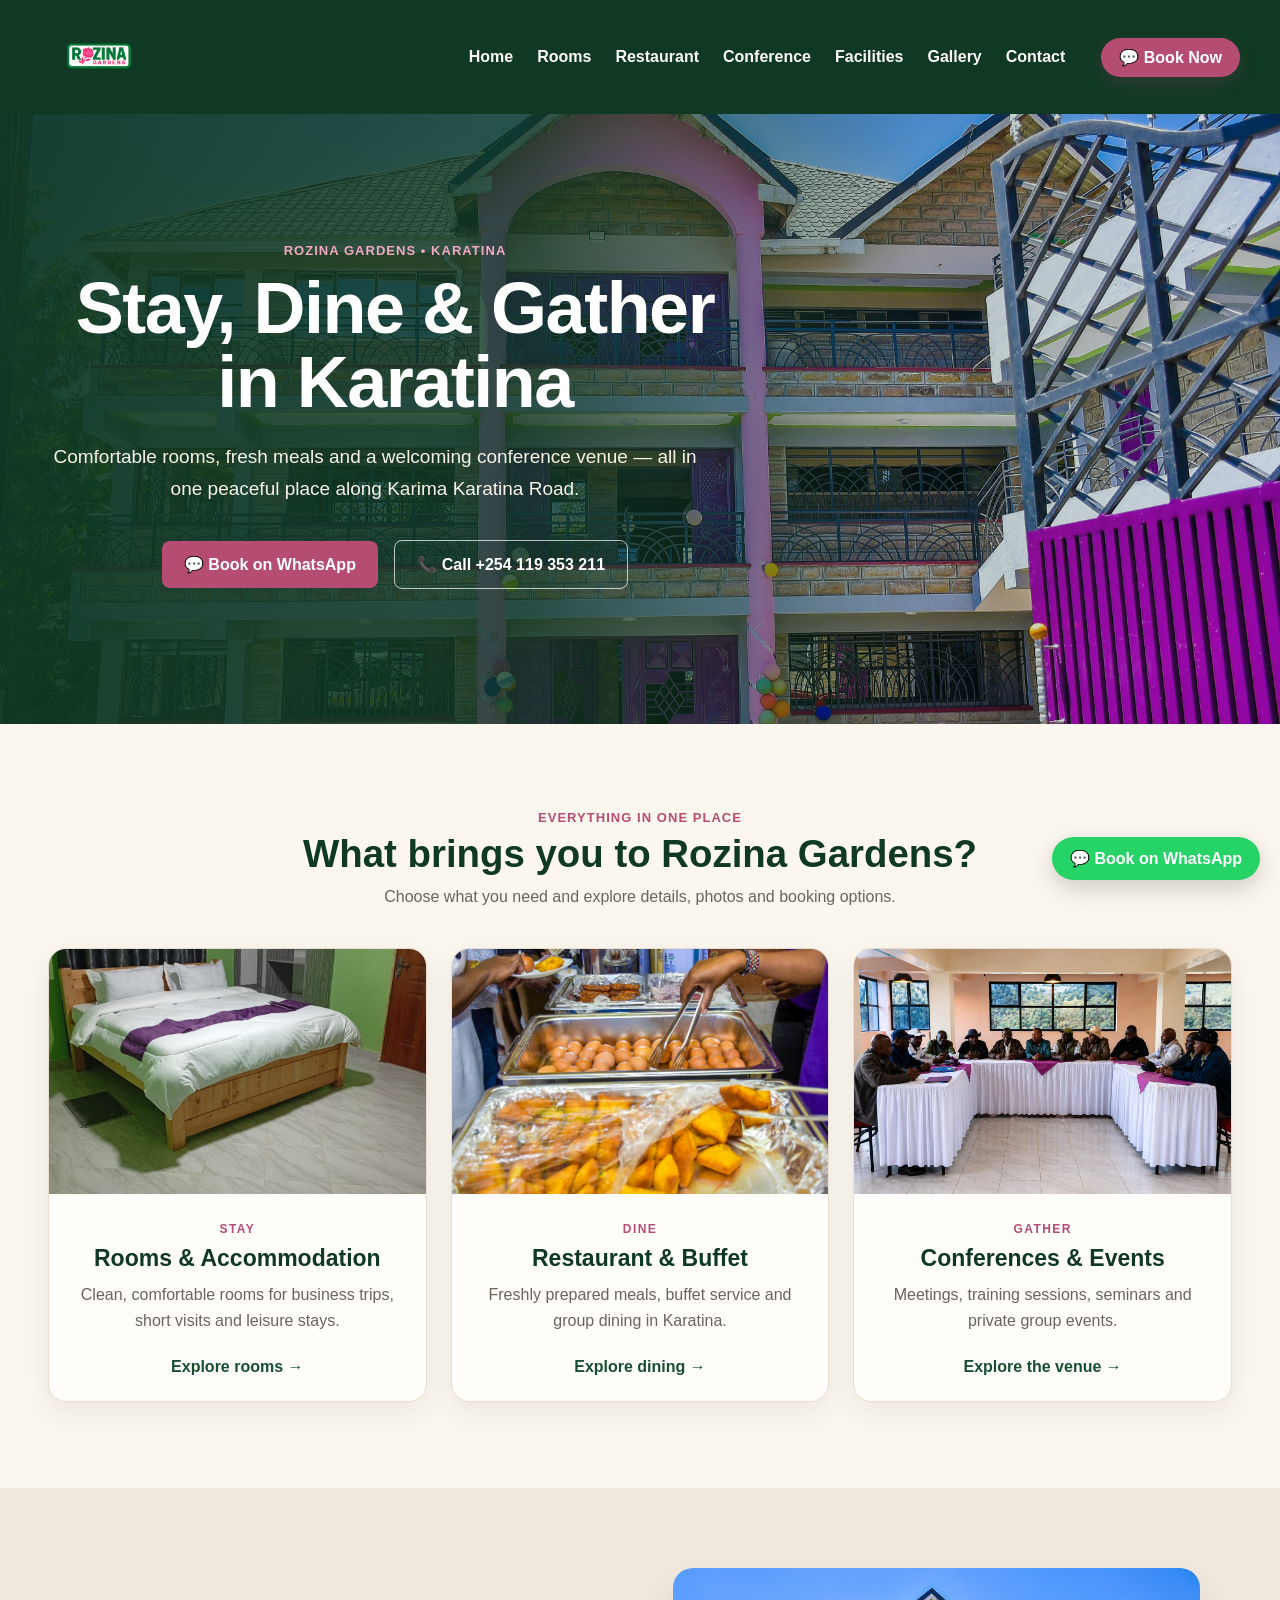
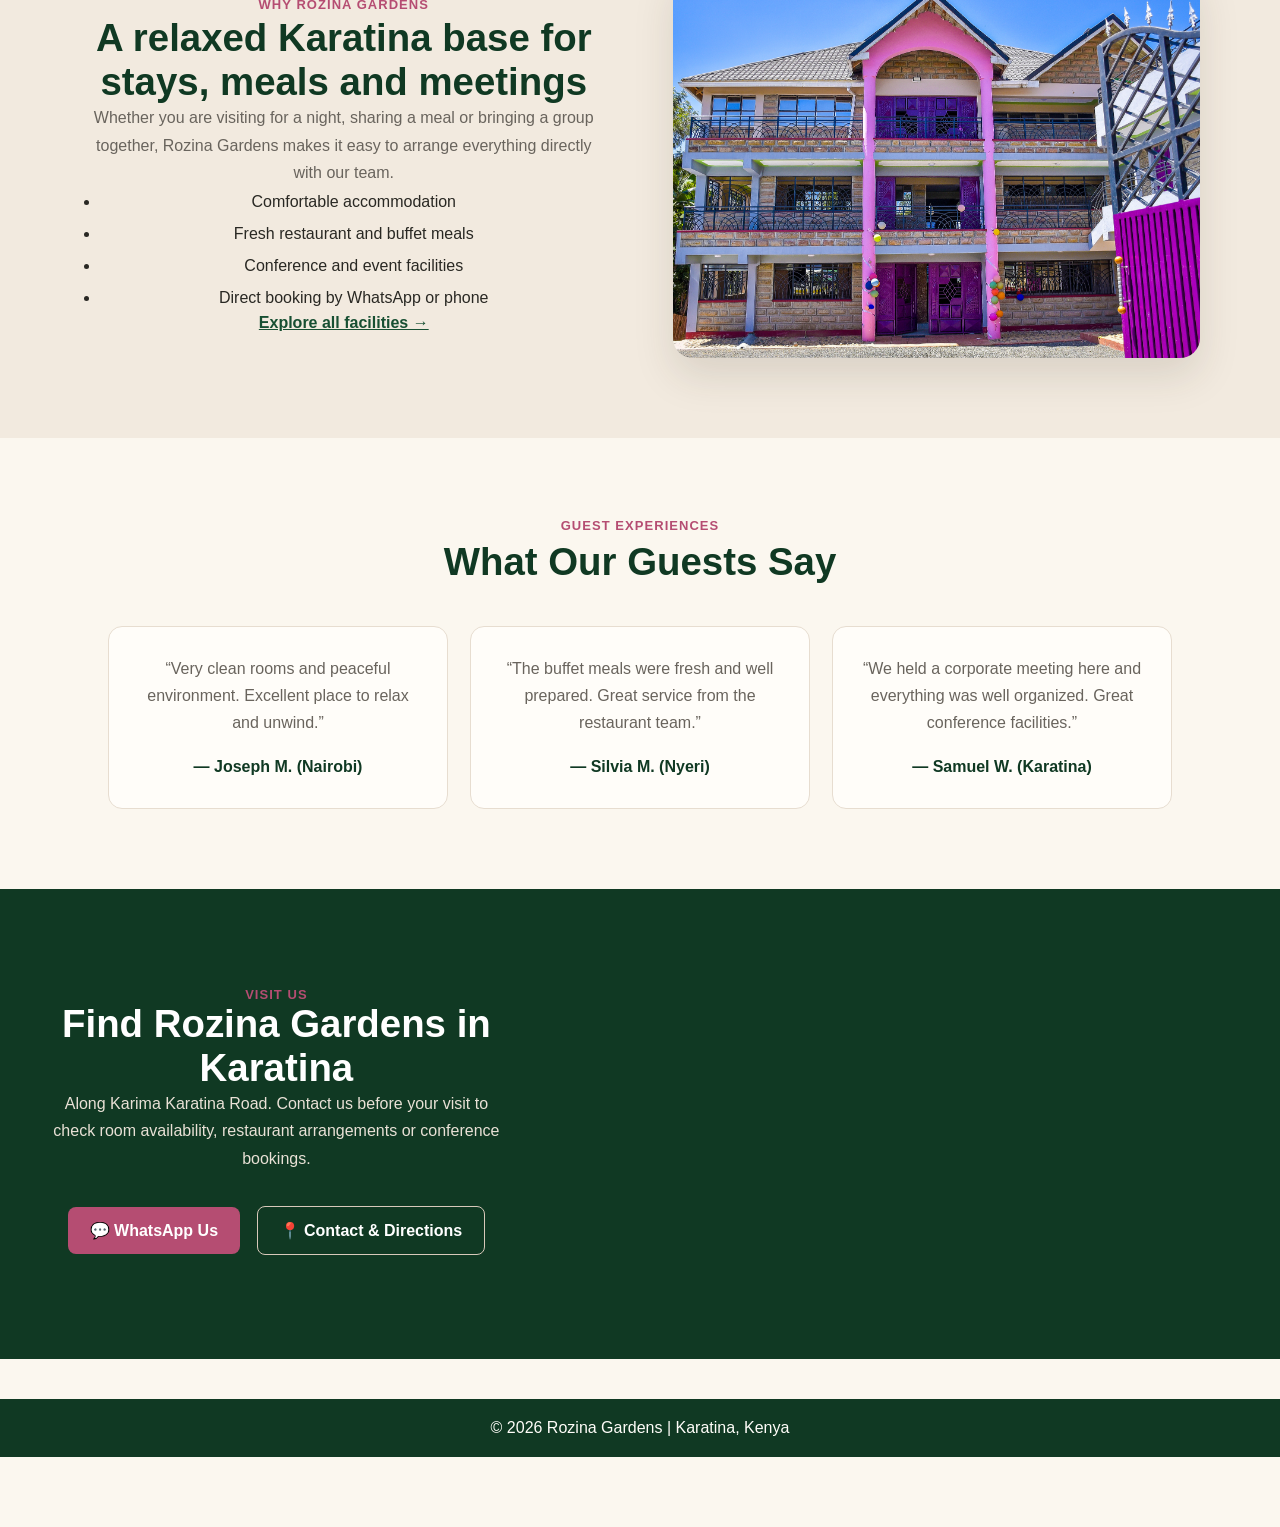
<file: index.html>
<!DOCTYPE html>
<html lang="en">
<head>
    
    <!-- Google tag (gtag.js) -->
    <script async src="https://www.googletagmanager.com/gtag/js?id=G-EC22YTWTRE"></script>
    <script>
      window.dataLayer = window.dataLayer || [];
      function gtag(){dataLayer.push(arguments);}
      gtag('js', new Date());
      gtag('config', 'G-EC22YTWTRE');
    </script>
<meta charset="UTF-8">
    <meta name="viewport" content="width=device-width, initial-scale=1.0">
    <title>Rozina Gardens | Hotel, Restaurant & Conference Hall in Karatina</title>
    <meta name="description" content="Rozina Gardens is a hotel in Karatina offering accommodation, restaurant dining, buffet meals, conference hall, and event venue services along Karima Karatina Road.">
    <link rel="canonical" href="https://rozinagardens.com/">
    <meta property="og:type" content="website">
    <meta property="og:title" content="Rozina Gardens | Hotel, Restaurant & Conference Hall in Karatina">
    <meta property="og:description" content="Accommodation, restaurant dining, buffet meals, conference and event facilities in Karatina.">
    <meta property="og:url" content="https://rozinagardens.com/">
    <meta property="og:image" content="https://rozinagardens.com/images/exterior/building-front-pink.jpg">
    <meta name="twitter:card" content="summary_large_image">
    <link rel="stylesheet" href="css/style.css">
    <link rel="icon" href="images/favicon/favicon.ico" sizes="any">
    <link rel="icon" type="image/png" sizes="16x16" href="images/favicon/favicon-16x16.png">
    <link rel="icon" type="image/png" sizes="32x32" href="images/favicon/favicon-32x32.png">
    <link rel="apple-touch-icon" href="images/favicon/apple-touch-icon.png">
    <meta name="theme-color" content="#0b7a3b">
    <script type="application/ld+json">
    {
      "@context": "https://schema.org",
      "@type": ["Hotel", "Restaurant"],
      "@id": "https://rozinagardens.com/#business",
      "name": "Rozina Gardens",
      "url": "https://rozinagardens.com/",
      "telephone": "+254119353211",
      "image": "https://rozinagardens.com/images/exterior/building-front-pink.jpg",
      "logo": "https://rozinagardens.com/images/logo/logo.png",
      "description": "Rozina Gardens offers hotel accommodation, restaurant dining, buffet meals, conference facilities and event spaces in Karatina, Kenya.",
      "address": {
        "@type": "PostalAddress",
        "streetAddress": "Karima Karatina Road",
        "addressLocality": "Karatina",
        "addressCountry": "KE"
      },
      "hasMap": "https://www.google.com/maps/search/?api=1&query=Rozina+Gardens+Karatina"
    }
    </script>
</head>

<body>

<nav>
    <a href="index.html" class="site-logo"><img src="images/logo/logo.png" alt="Rozina Gardens Logo"></a>
    <a href="index.html">Home</a>
    <a href="rooms-karatina.html">Rooms</a>
    <a href="restaurant-karatina.html">Restaurant</a>
    <a href="conference-hall-karatina.html">Conference</a>
    <a href="facilities.html">Facilities</a>
    <a href="gallery.html">Gallery</a>
    <a href="contact.html">Contact</a>
    <a class="book-btn" href="https://wa.me/254119353211" target="_blank" rel="noopener">💬 Book Now</a>
</nav>

<header class="home-hero">
    <div class="home-hero-content">
        <p class="eyebrow">ROZINA GARDENS • KARATINA</p>
        <h1>Stay, Dine & Gather in Karatina</h1>
        <p>Comfortable rooms, fresh meals and a welcoming conference venue — all in one peaceful place along Karima Karatina Road.</p>
        <div class="cta">
            <a href="https://wa.me/254119353211?text=Hello%20I%20would%20like%20to%20make%20a%20booking%20at%20Rozina%20Gardens" target="_blank" rel="noopener">💬 Book on WhatsApp</a>
            <a class="secondary" href="tel:+254119353211">📞 Call +254 119 353 211</a>
        </div>
    </div>
</header>

<section class="home-services">
    <div class="section-heading">
        <p class="eyebrow">EVERYTHING IN ONE PLACE</p>
        <h2>What brings you to Rozina Gardens?</h2>
        <p>Choose what you need and explore details, photos and booking options.</p>
    </div>
    <div class="home-service-grid">
        <a class="home-service-card" href="rooms-karatina.html">
            <img src="images/rooms/bedroom-main.jpg" alt="Guest room at Rozina Gardens in Karatina">
            <div><span>STAY</span><h3>Rooms & Accommodation</h3><p>Clean, comfortable rooms for business trips, short visits and leisure stays.</p><strong>Explore rooms →</strong></div>
        </a>
        <a class="home-service-card" href="restaurant-karatina.html">
            <img src="images/food/buffet-setup-2.jpg" alt="Buffet dining at Rozina Gardens">
            <div><span>DINE</span><h3>Restaurant & Buffet</h3><p>Freshly prepared meals, buffet service and group dining in Karatina.</p><strong>Explore dining →</strong></div>
        </a>
        <a class="home-service-card" href="conference-hall-karatina.html">
            <img src="images/conference/meeting-karatina.jpg" alt="Conference meeting at Rozina Gardens in Karatina">
            <div><span>GATHER</span><h3>Conferences & Events</h3><p>Meetings, training sessions, seminars and private group events.</p><strong>Explore the venue →</strong></div>
        </a>
    </div>
</section>

<section class="home-story">
    <div>
        <p class="eyebrow">WHY ROZINA GARDENS</p>
        <h2>A relaxed Karatina base for stays, meals and meetings</h2>
        <p>Whether you are visiting for a night, sharing a meal or bringing a group together, Rozina Gardens makes it easy to arrange everything directly with our team.</p>
        <ul>
            <li>Comfortable accommodation</li>
            <li>Fresh restaurant and buffet meals</li>
            <li>Conference and event facilities</li>
            <li>Direct booking by WhatsApp or phone</li>
        </ul>
        <a class="text-cta" href="facilities.html">Explore all facilities →</a>
    </div>
    <img src="images/exterior/building-front-pink.jpg" alt="Rozina Gardens hotel exterior in Karatina" loading="lazy">
</section>

<section class="home-proof">
    <div class="section-heading">
        <p class="eyebrow">GUEST EXPERIENCES</p>
        <h2>What Our Guests Say</h2>
    </div>
    <div class="testimonial-grid">
        <blockquote>“Very clean rooms and peaceful environment. Excellent place to relax and unwind.”<strong>— Joseph M. (Nairobi)</strong></blockquote>
        <blockquote>“The buffet meals were fresh and well prepared. Great service from the restaurant team.”<strong>— Silvia M. (Nyeri)</strong></blockquote>
        <blockquote>“We held a corporate meeting here and everything was well organized. Great conference facilities.”<strong>— Samuel W. (Karatina)</strong></blockquote>
    </div>
</section>

<section class="home-visit">
    <div>
        <p class="eyebrow">VISIT US</p>
        <h2>Find Rozina Gardens in Karatina</h2>
        <p>Along Karima Karatina Road. Contact us before your visit to check room availability, restaurant arrangements or conference bookings.</p>
        <div class="cta">
            <a href="https://wa.me/254119353211" target="_blank" rel="noopener">💬 WhatsApp Us</a>
            <a class="secondary" href="contact.html">📍 Contact & Directions</a>
        </div>
    </div>
    <iframe src="https://www.google.com/maps?q=Rozina+Gardens+Karatina&output=embed" width="100%" height="330" style="border:0;" loading="lazy" title="Rozina Gardens location in Karatina"></iframe>
</section>

<footer><p>© 2026 Rozina Gardens | Karatina, Kenya</p></footer>
<a href="https://wa.me/254119353211" class="whatsapp-float" target="_blank" rel="noopener">💬 Book on WhatsApp</a>


<script>
(function () {
  function track(eventName, params) {
    if (typeof gtag === 'function') gtag('event', eventName, params || {});
  }
  document.addEventListener('click', function (event) {
    var link = event.target.closest('a[href]');
    if (!link) return;
    var href = link.getAttribute('href') || '';
    if (/wa\.me|api\.whatsapp\.com/i.test(href)) {
      track('whatsapp_click', { link_url: link.href, link_text: (link.textContent || '').trim() });
    } else if (/^tel:/i.test(href)) {
      track('phone_click', { link_url: href, link_text: (link.textContent || '').trim() });
    } else if (/google\.(com|co\.[a-z]+)\/maps|maps\.app\.goo\.gl/i.test(href)) {
      track('directions_click', { link_url: link.href, link_text: (link.textContent || '').trim() });
    }
  });
})();
</script>

</body>
</html>
</file>
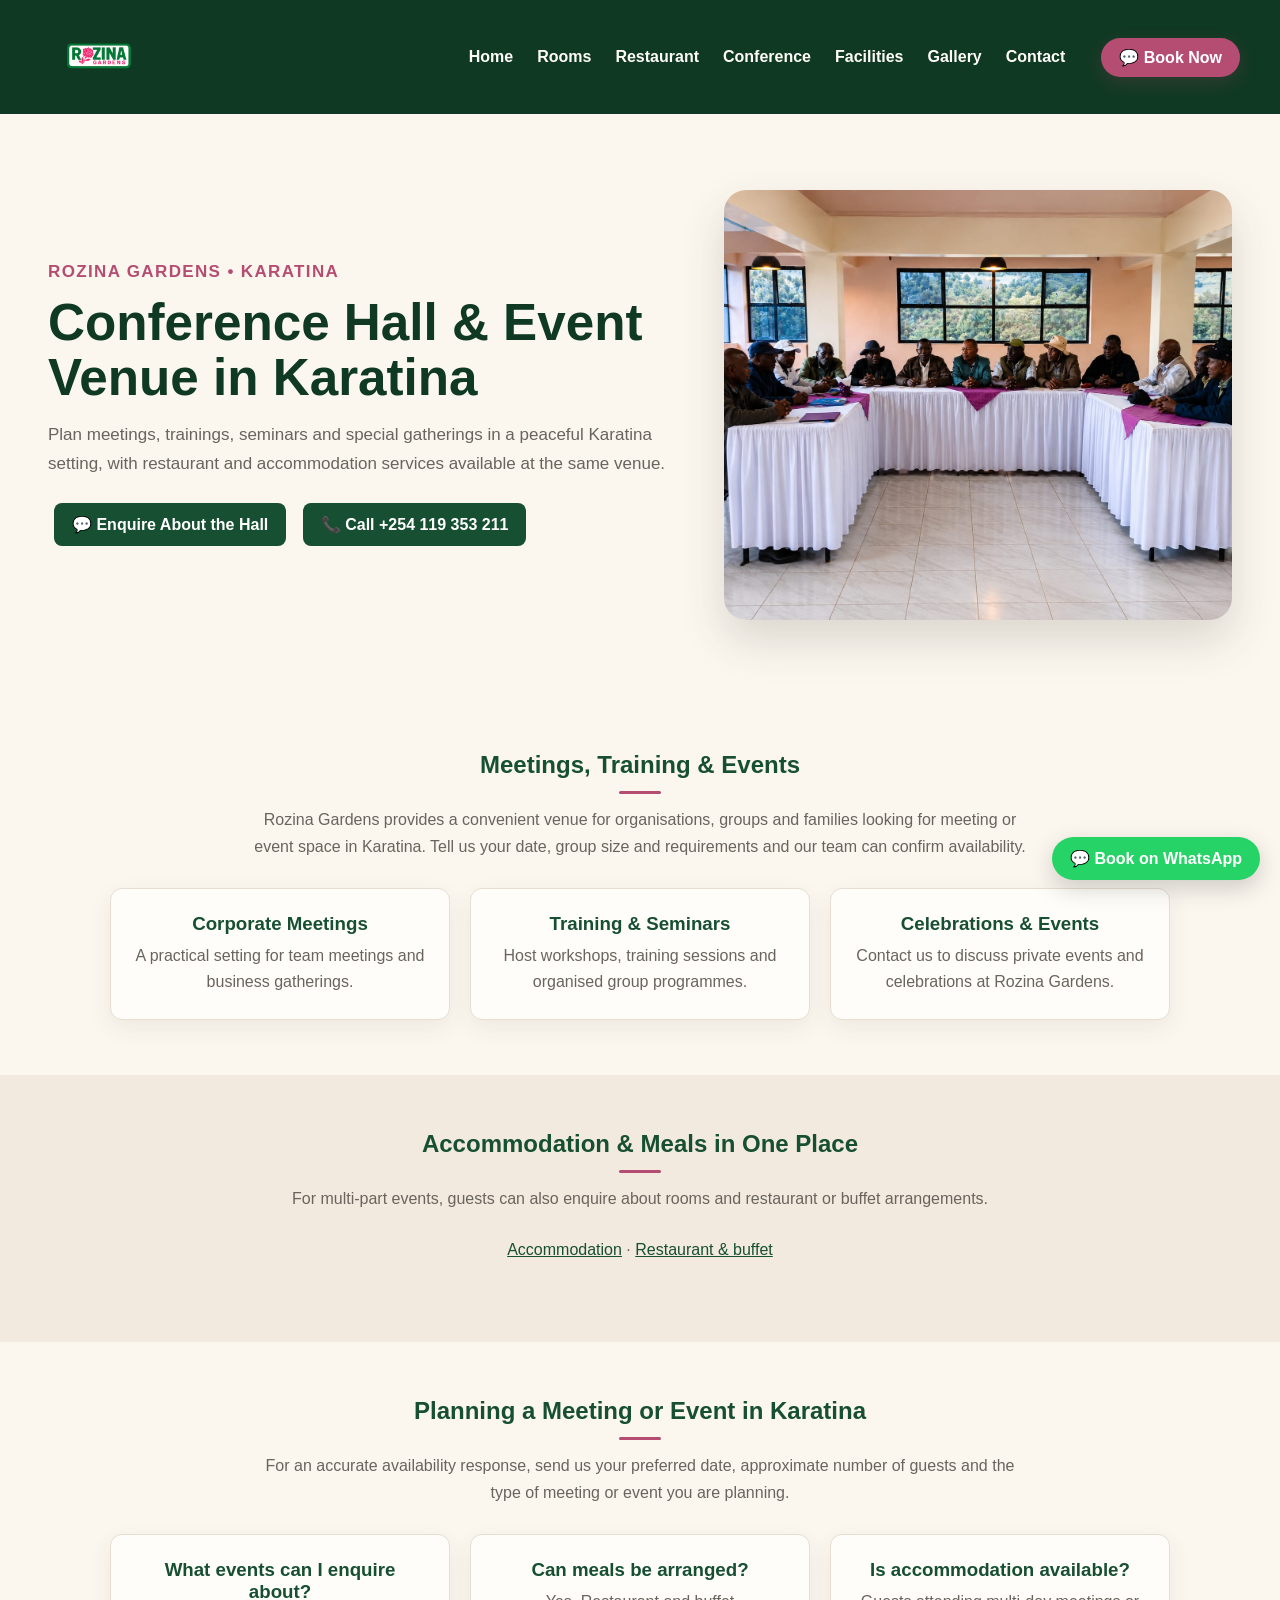
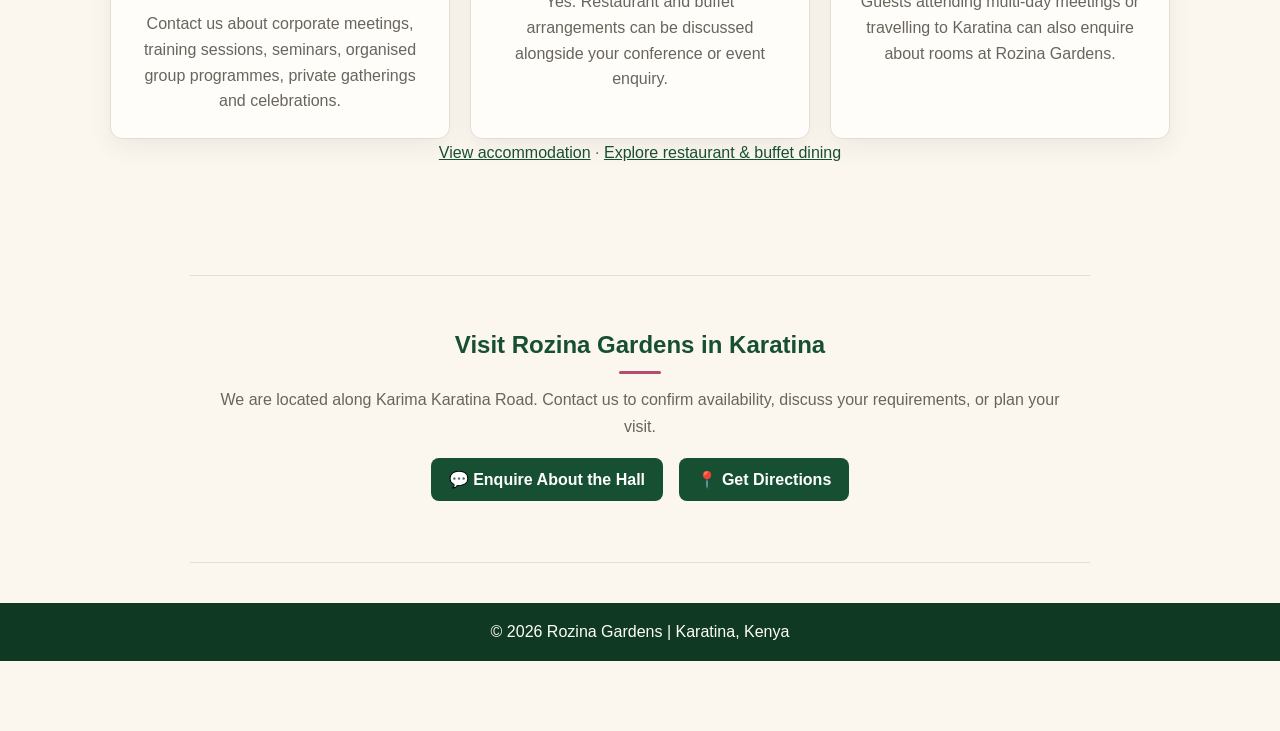
<file: conference-hall-karatina.html>
<!DOCTYPE html>
<html lang="en">
<head>
    
    <!-- Google tag (gtag.js) -->
    <script async src="https://www.googletagmanager.com/gtag/js?id=G-EC22YTWTRE"></script>
    <script>
      window.dataLayer = window.dataLayer || [];
      function gtag(){dataLayer.push(arguments);}
      gtag('js', new Date());
      gtag('config', 'G-EC22YTWTRE');
    </script>
<meta charset="UTF-8">
    <meta name="viewport" content="width=device-width, initial-scale=1.0">
    <title>Conference Hall in Karatina | Rozina Gardens</title>
    <meta name="description" content="Book a conference hall in Karatina at Rozina Gardens for meetings, trainings, seminars, celebrations and private events. Enquire directly by WhatsApp or phone.">
    <link rel="canonical" href="https://rozinagardens.com/conference-hall-karatina.html">
    <meta property="og:type" content="website">
    <meta property="og:title" content="Conference Hall in Karatina | Rozina Gardens">
    <meta property="og:description" content="Book a conference hall in Karatina at Rozina Gardens for meetings, trainings, seminars, celebrations and private events. Enquire directly by WhatsApp or phone.">
    <meta property="og:url" content="https://rozinagardens.com/conference-hall-karatina.html">
    <meta property="og:image" content="https://rozinagardens.com/images/conference/meeting-karatina.jpg">
    <meta name="twitter:card" content="summary_large_image">
    <link rel="stylesheet" href="css/style.css">
    <link rel="icon" href="images/favicon/favicon.ico" sizes="any">
    <link rel="apple-touch-icon" href="images/favicon/apple-touch-icon.png">
    <meta name="theme-color" content="#0b7a3b">
    <script type="application/ld+json">
    {
      "@context":"https://schema.org",
      "@type":"EventVenue",
      "@id":"https://rozinagardens.com/#conference-venue",
      "name":"Rozina Gardens Conference & Event Venue",
      "url":"https://rozinagardens.com/conference-hall-karatina.html",
      "telephone":"+254119353211",
      "image":"https://rozinagardens.com/images/conference/meeting-karatina.jpg",
      "address":{"@type":"PostalAddress","streetAddress":"Karima Karatina Road","addressLocality":"Karatina","addressCountry":"KE"}
    }
    </script>
</head>
<body>
<nav>
    <a href="index.html" class="site-logo"><img src="images/logo/logo.png" alt="Rozina Gardens Logo"></a>
    <a href="index.html">Home</a>
    <a href="rooms-karatina.html">Rooms</a>
    <a href="restaurant-karatina.html">Restaurant</a>
    <a href="conference-hall-karatina.html">Conference</a>
    <a href="facilities.html">Facilities</a>
    <a href="gallery.html">Gallery</a>
    <a href="contact.html">Contact</a>
    <a class="book-btn" href="https://wa.me/254119353211" target="_blank" rel="noopener">💬 Book Now</a>
</nav>
<header class="service-hero">
    <div>
        <p class="eyebrow">Rozina Gardens • Karatina</p>
        <h1>Conference Hall & Event Venue in Karatina</h1>
        <p>Plan meetings, trainings, seminars and special gatherings in a peaceful Karatina setting, with restaurant and accommodation services available at the same venue.</p>
        <div class="cta">
            <a href="https://wa.me/254119353211?text=Hello%20I%20would%20like%20to%20enquire%20about%20the%20conference%20hall%20at%20Rozina%20Gardens" target="_blank" rel="noopener">💬 Enquire About the Hall</a>
            <a href="tel:+254119353211">📞 Call +254 119 353 211</a>
        </div>
    </div>
    <img src="images/conference/meeting-karatina.jpg" alt="Conference meeting in a U-shaped seating arrangement at Rozina Gardens in Karatina">
</header>
<section class="service-section"><h2>Meetings, Training & Events</h2><p>Rozina Gardens provides a convenient venue for organisations, groups and families looking for meeting or event space in Karatina. Tell us your date, group size and requirements and our team can confirm availability.</p><div class="feature-grid"><article><h3>Corporate Meetings</h3><p>A practical setting for team meetings and business gatherings.</p></article><article><h3>Training & Seminars</h3><p>Host workshops, training sessions and organised group programmes.</p></article><article><h3>Celebrations & Events</h3><p>Contact us to discuss private events and celebrations at Rozina Gardens.</p></article></div></section>
<section class="service-section alt"><h2>Accommodation & Meals in One Place</h2><p>For multi-part events, guests can also enquire about rooms and restaurant or buffet arrangements.</p><p class="text-links"><a href="rooms-karatina.html">Accommodation</a> · <a href="restaurant-karatina.html">Restaurant & buffet</a></p></section>
<section class="service-section">
    <h2>Planning a Meeting or Event in Karatina</h2>
    <p>For an accurate availability response, send us your preferred date, approximate number of guests and the type of meeting or event you are planning.</p>
    <div class="feature-grid">
        <article><h3>What events can I enquire about?</h3><p>Contact us about corporate meetings, training sessions, seminars, organised group programmes, private gatherings and celebrations.</p></article>
        <article><h3>Can meals be arranged?</h3><p>Yes. Restaurant and buffet arrangements can be discussed alongside your conference or event enquiry.</p></article>
        <article><h3>Is accommodation available?</h3><p>Guests attending multi-day meetings or travelling to Karatina can also enquire about rooms at Rozina Gardens.</p></article>
    </div>
    <p class="text-links"><a href="rooms-karatina.html">View accommodation</a> · <a href="restaurant-karatina.html">Explore restaurant & buffet dining</a></p>
</section>
<section class="local-cta">
    <h2>Visit Rozina Gardens in Karatina</h2>
    <p>We are located along Karima Karatina Road. Contact us to confirm availability, discuss your requirements, or plan your visit.</p>
    <div class="cta">
        <a href="https://wa.me/254119353211?text=Hello%20I%20would%20like%20to%20enquire%20about%20the%20conference%20hall%20at%20Rozina%20Gardens" target="_blank" rel="noopener">💬 Enquire About the Hall</a>
        <a href="https://www.google.com/maps/search/?api=1&query=Rozina+Gardens+Karatina" target="_blank" rel="noopener">📍 Get Directions</a>
    </div>
</section>
<footer><p>© 2026 Rozina Gardens | Karatina, Kenya</p></footer>
<a href="https://wa.me/254119353211?text=Hello%20I%20would%20like%20to%20enquire%20about%20the%20conference%20hall%20at%20Rozina%20Gardens" class="whatsapp-float" target="_blank" rel="noopener">💬 Book on WhatsApp</a>

<script>
(function () {
  function track(eventName, params) {
    if (typeof gtag === 'function') gtag('event', eventName, params || {});
  }
  document.addEventListener('click', function (event) {
    var link = event.target.closest('a[href]');
    if (!link) return;
    var href = link.getAttribute('href') || '';
    if (/wa\.me|api\.whatsapp\.com/i.test(href)) {
      track('whatsapp_click', { link_url: link.href, link_text: (link.textContent || '').trim() });
    } else if (/^tel:/i.test(href)) {
      track('phone_click', { link_url: href, link_text: (link.textContent || '').trim() });
    } else if (/google\.(com|co\.[a-z]+)\/maps|maps\.app\.goo\.gl/i.test(href)) {
      track('directions_click', { link_url: link.href, link_text: (link.textContent || '').trim() });
    }
  });
})();
</script>

</body>
</html>
</file>
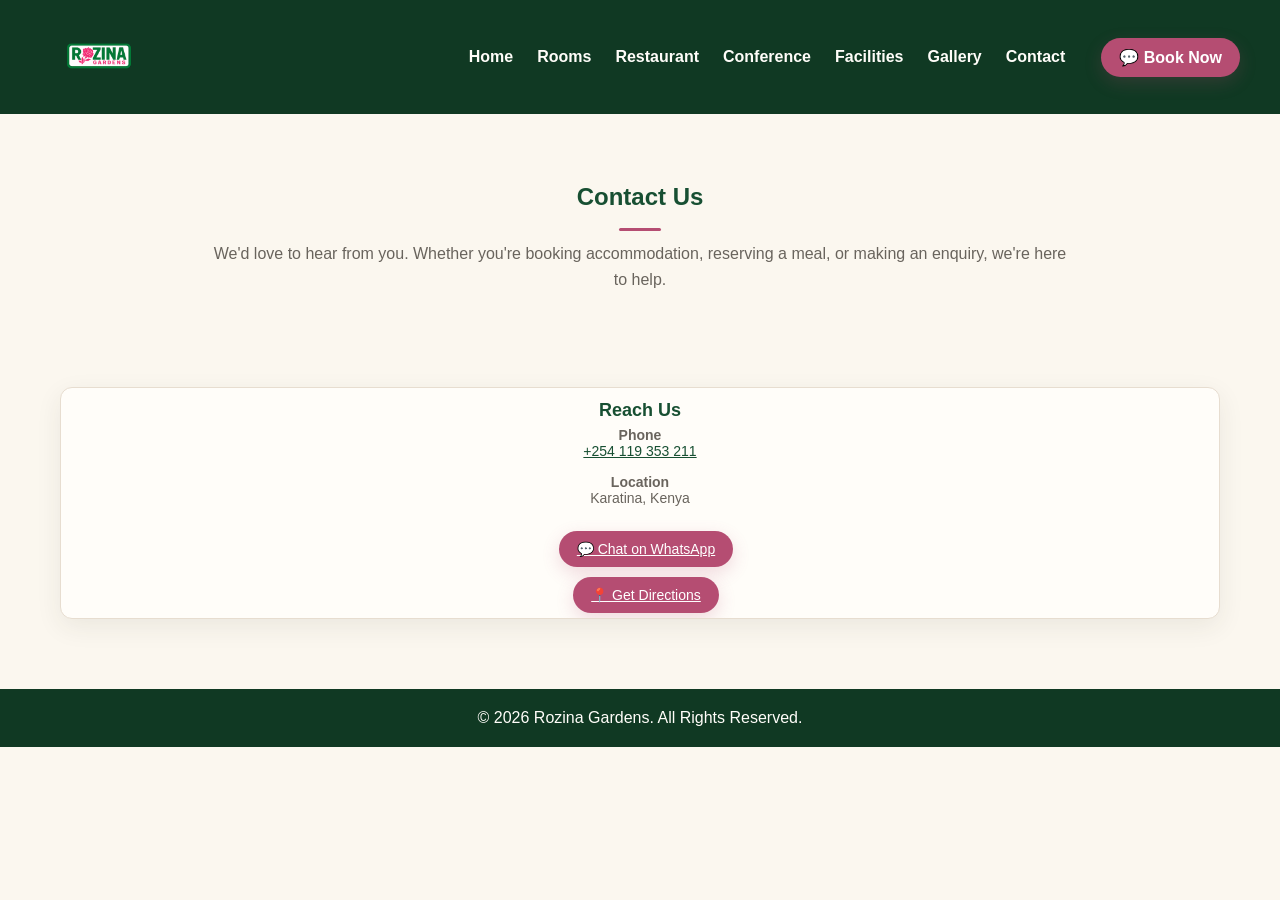
<file: contact.html>
<!DOCTYPE html>
<html lang="en">

<head>
    
    <!-- Google tag (gtag.js) -->
    <script async src="https://www.googletagmanager.com/gtag/js?id=G-EC22YTWTRE"></script>
    <script>
      window.dataLayer = window.dataLayer || [];
      function gtag(){dataLayer.push(arguments);}
      gtag('js', new Date());
      gtag('config', 'G-EC22YTWTRE');
    </script>
<meta charset="UTF-8">

    <title>Contact Rozina Gardens | Hotel in Karatina</title>

    <meta name="description"
        content="Contact Rozina Gardens in Karatina for accommodation bookings, restaurant reservations, conference enquiries and general information.">

    <meta name="viewport" content="width=device-width, initial-scale=1.0">

    <link rel="canonical" href="https://rozinagardens.com/contact.html">
    <meta property="og:type" content="website">
    <meta property="og:title" content="Contact Rozina Gardens | Hotel in Karatina">
    <meta property="og:description" content="Contact Rozina Gardens in Karatina for accommodation, restaurant reservations, conference enquiries and directions.">
    <meta property="og:url" content="https://rozinagardens.com/contact.html">
    <meta property="og:image" content="https://rozinagardens.com/images/exterior/building-front-pink.jpg">
    <meta name="twitter:card" content="summary_large_image">

    <link rel="stylesheet" href="css/style.css">

    <!-- Favicon -->
<link rel="icon" href="images/favicon/favicon.ico" sizes="any">
<link rel="icon" type="image/png" sizes="16x16" href="images/favicon/favicon-16x16.png">
<link rel="icon" type="image/png" sizes="32x32" href="images/favicon/favicon-32x32.png">
<link rel="apple-touch-icon" href="images/favicon/apple-touch-icon.png">
<meta name="theme-color" content="#0b7a3b">
<meta name="msapplication-TileColor" content="#0b7a3b">

</head>

<body>

<nav>

    <a href="index.html" class="site-logo">
        <img src="images/logo/logo.png" alt="Rozina Gardens Logo">
    </a>

    <a href="index.html">Home</a>
    <a href="rooms-karatina.html">Rooms</a>
    <a href="restaurant-karatina.html">Restaurant</a>
    <a href="conference-hall-karatina.html">Conference</a>
    <a href="facilities.html">Facilities</a>
    <a href="gallery.html">Gallery</a>
    <a href="contact.html">Contact</a>

    <a class="book-btn"
        href="https://wa.me/254119353211"
        target="_blank" rel="noopener">
        💬 Book Now
    </a>

</nav>

<section class="intro">

    <h1>Contact Us</h1>

    <p>
        We'd love to hear from you. Whether you're booking accommodation,
        reserving a meal, or making an enquiry, we're here to help.
    </p>

</section>

<section class="cards">

    <div class="card">

        <h3>Reach Us</h3>

        <p>
            <strong>Phone</strong><br>
            <a href="tel:+254119353211">
                +254 119 353 211
            </a>
        </p>

        <p>
            <strong>Location</strong><br>
            Karatina, Kenya
        </p>

        <p style="margin-top:20px;">

            <a class="book-btn"
                href="https://wa.me/254119353211"
                target="_blank">
                💬 Chat on WhatsApp
            </a>

        </p>

        <p style="margin-top:15px;">

            <a class="book-btn"
                href="https://maps.google.com/?q=Rozina+Gardens+Karatina"
                target="_blank">
                📍 Get Directions
            </a>

        </p>

    </div>

</section>

<footer>
    <p>© 2026 Rozina Gardens. All Rights Reserved.</p>
</footer>


<script>
(function () {
  function track(eventName, params) {
    if (typeof gtag === 'function') gtag('event', eventName, params || {});
  }
  document.addEventListener('click', function (event) {
    var link = event.target.closest('a[href]');
    if (!link) return;
    var href = link.getAttribute('href') || '';
    if (/wa\.me|api\.whatsapp\.com/i.test(href)) {
      track('whatsapp_click', { link_url: link.href, link_text: (link.textContent || '').trim() });
    } else if (/^tel:/i.test(href)) {
      track('phone_click', { link_url: href, link_text: (link.textContent || '').trim() });
    } else if (/google\.(com|co\.[a-z]+)\/maps|maps\.app\.goo\.gl/i.test(href)) {
      track('directions_click', { link_url: link.href, link_text: (link.textContent || '').trim() });
    }
  });
})();
</script>

</body>

</html>
</file>
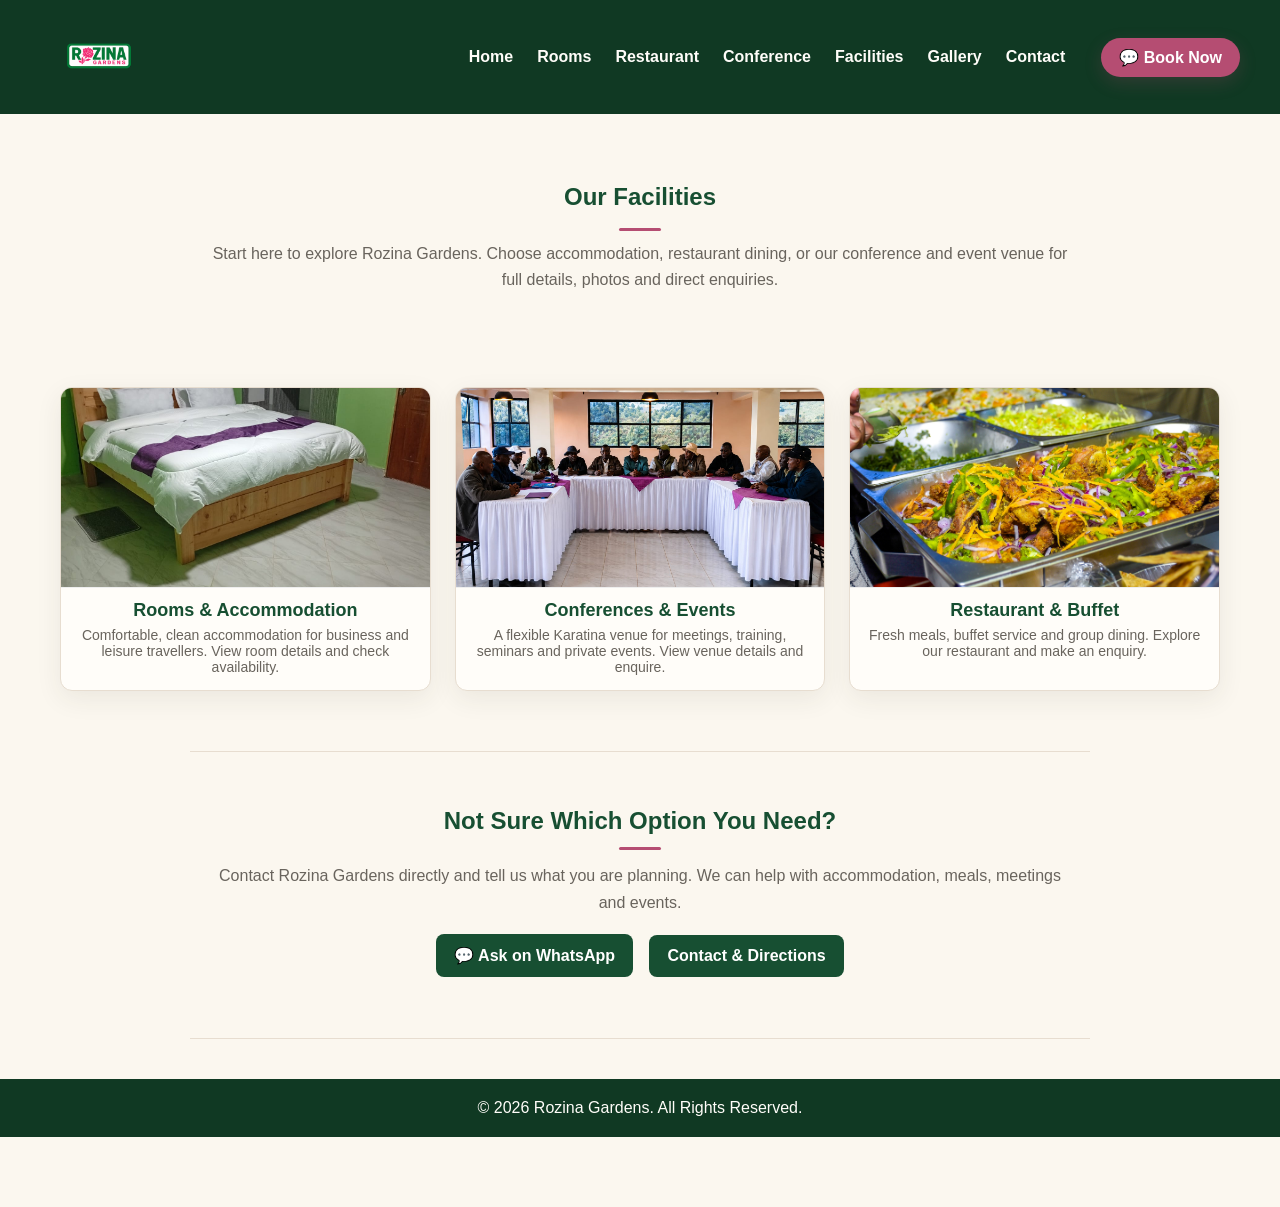
<file: facilities.html>
<!DOCTYPE html>
<html lang="en">

<head>
    
    <!-- Google tag (gtag.js) -->
    <script async src="https://www.googletagmanager.com/gtag/js?id=G-EC22YTWTRE"></script>
    <script>
      window.dataLayer = window.dataLayer || [];
      function gtag(){dataLayer.push(arguments);}
      gtag('js', new Date());
      gtag('config', 'G-EC22YTWTRE');
    </script>
<meta charset="UTF-8">

    <meta name="description"
        content="Explore the facilities at Rozina Gardens in Karatina, including comfortable accommodation, delicious dining, and conference services for meetings and events.">

    <meta name="viewport" content="width=device-width, initial-scale=1.0">

    <title>Facilities | Rozina Gardens Hotel & Restaurant, Karatina</title>

    <link rel="canonical" href="https://rozinagardens.com/facilities.html">
    <meta property="og:type" content="website">
    <meta property="og:title" content="Facilities | Rozina Gardens Hotel & Restaurant, Karatina">
    <meta property="og:description" content="Explore rooms, restaurant dining, conference and event facilities at Rozina Gardens in Karatina.">
    <meta property="og:url" content="https://rozinagardens.com/facilities.html">
    <meta property="og:image" content="https://rozinagardens.com/images/exterior/building-front-pink.jpg">
    <meta name="twitter:card" content="summary_large_image">

    <link rel="stylesheet" href="css/style.css">

    <!-- Favicon -->
<link rel="icon" href="images/favicon/favicon.ico" sizes="any">
<link rel="icon" type="image/png" sizes="16x16" href="images/favicon/favicon-16x16.png">
<link rel="icon" type="image/png" sizes="32x32" href="images/favicon/favicon-32x32.png">
<link rel="apple-touch-icon" href="images/favicon/apple-touch-icon.png">
<meta name="theme-color" content="#0b7a3b">
<meta name="msapplication-TileColor" content="#0b7a3b">

</head>

<body>

<nav>

    <a href="index.html" class="site-logo">
        <img src="images/logo/logo.png" alt="Rozina Gardens Logo">
    </a>

    <a href="index.html">Home</a>
    <a href="rooms-karatina.html">Rooms</a>
    <a href="restaurant-karatina.html">Restaurant</a>
    <a href="conference-hall-karatina.html">Conference</a>
    <a href="facilities.html">Facilities</a>
    <a href="gallery.html">Gallery</a>
    <a href="contact.html">Contact</a>

    <a class="book-btn"
        href="https://wa.me/254119353211"
        target="_blank" rel="noopener">
        💬 Book Now
    </a>

</nav>

<section class="intro">

    <h1>Our Facilities</h1>

    <p>
        Start here to explore Rozina Gardens. Choose accommodation, restaurant dining,
        or our conference and event venue for full details, photos and direct enquiries.
    </p>

</section>

<section class="cards">

    <!-- ROOMS -->
    <a href="rooms-karatina.html" class="card">

        <img src="images/facilities/bedroom-main.jpg"
             alt="Rooms at Rozina Gardens"
             loading="lazy">

        <h3>Rooms & Accommodation</h3>

        <p>
            Comfortable, clean accommodation for business and leisure travellers. View room details and check availability.
        </p>

    </a>

    <!-- CONFERENCE -->
    <a href="conference-hall-karatina.html" class="card">

        <img src="images/conference/meeting-karatina.jpg"
             alt="Conference meeting at Rozina Gardens in Karatina"
             loading="lazy">

        <h3>Conferences & Events</h3>

        <p>
            A flexible Karatina venue for meetings, training, seminars and private events. View venue details and enquire.
        </p>

    </a>

    <!-- RESTAURANT -->
    <a href="restaurant-karatina.html" class="card">

        <img src="images/facilities/salad-and-sides.jpg"
             alt="Restaurant"
             loading="lazy">

        <h3>Restaurant & Buffet</h3>

        <p>
            Fresh meals, buffet service and group dining. Explore our restaurant and make an enquiry.
        </p>

    </a>

</section>

<section class="local-cta">
    <h2>Not Sure Which Option You Need?</h2>
    <p>Contact Rozina Gardens directly and tell us what you are planning. We can help with accommodation, meals, meetings and events.</p>
    <div class="cta">
        <a href="https://wa.me/254119353211?text=Hello%20I%20would%20like%20to%20enquire%20about%20Rozina%20Gardens" target="_blank" rel="noopener">💬 Ask on WhatsApp</a>
        <a href="contact.html">Contact & Directions</a>
    </div>
</section>

<footer>

    <p>© 2026 Rozina Gardens. All Rights Reserved.</p>

</footer>


<script>
(function () {
  function track(eventName, params) {
    if (typeof gtag === 'function') gtag('event', eventName, params || {});
  }
  document.addEventListener('click', function (event) {
    var link = event.target.closest('a[href]');
    if (!link) return;
    var href = link.getAttribute('href') || '';
    if (/wa\.me|api\.whatsapp\.com/i.test(href)) {
      track('whatsapp_click', { link_url: link.href, link_text: (link.textContent || '').trim() });
    } else if (/^tel:/i.test(href)) {
      track('phone_click', { link_url: href, link_text: (link.textContent || '').trim() });
    } else if (/google\.(com|co\.[a-z]+)\/maps|maps\.app\.goo\.gl/i.test(href)) {
      track('directions_click', { link_url: link.href, link_text: (link.textContent || '').trim() });
    }
  });
})();
</script>

</body>
</html>
</file>
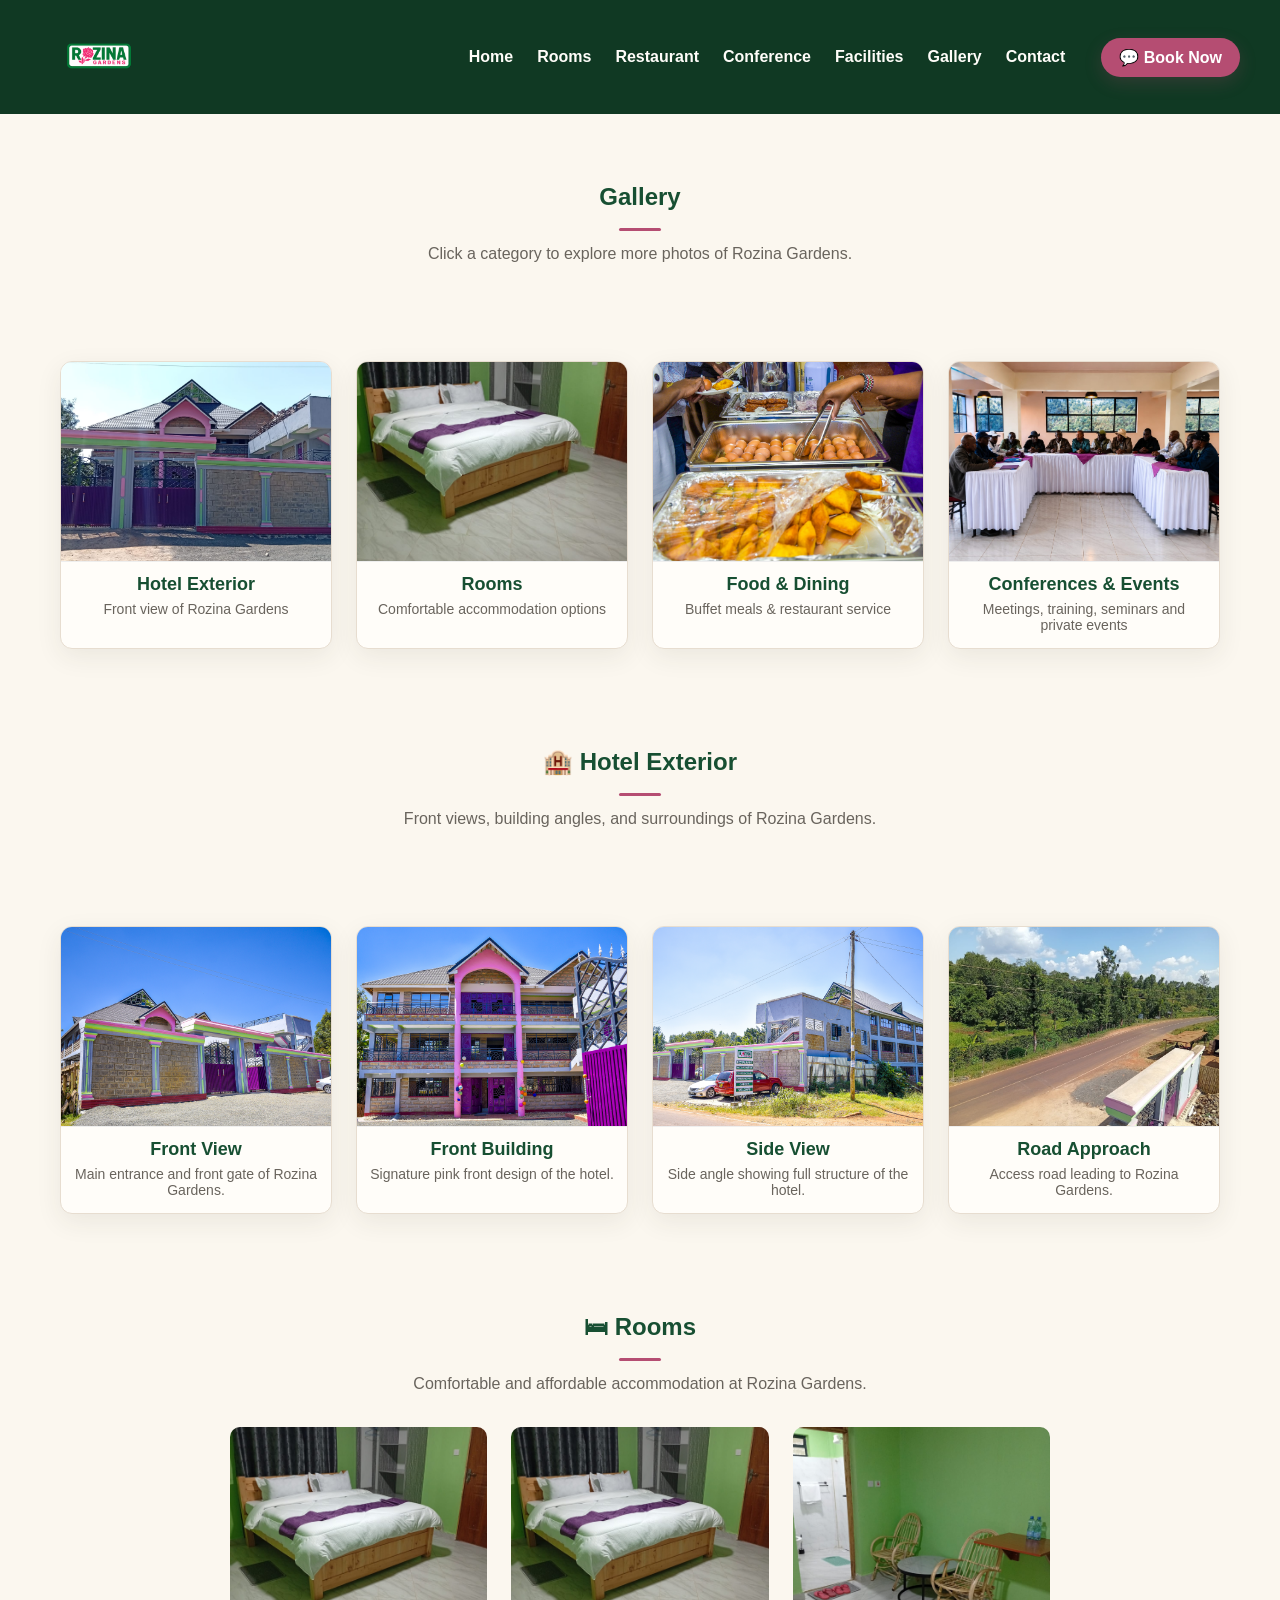
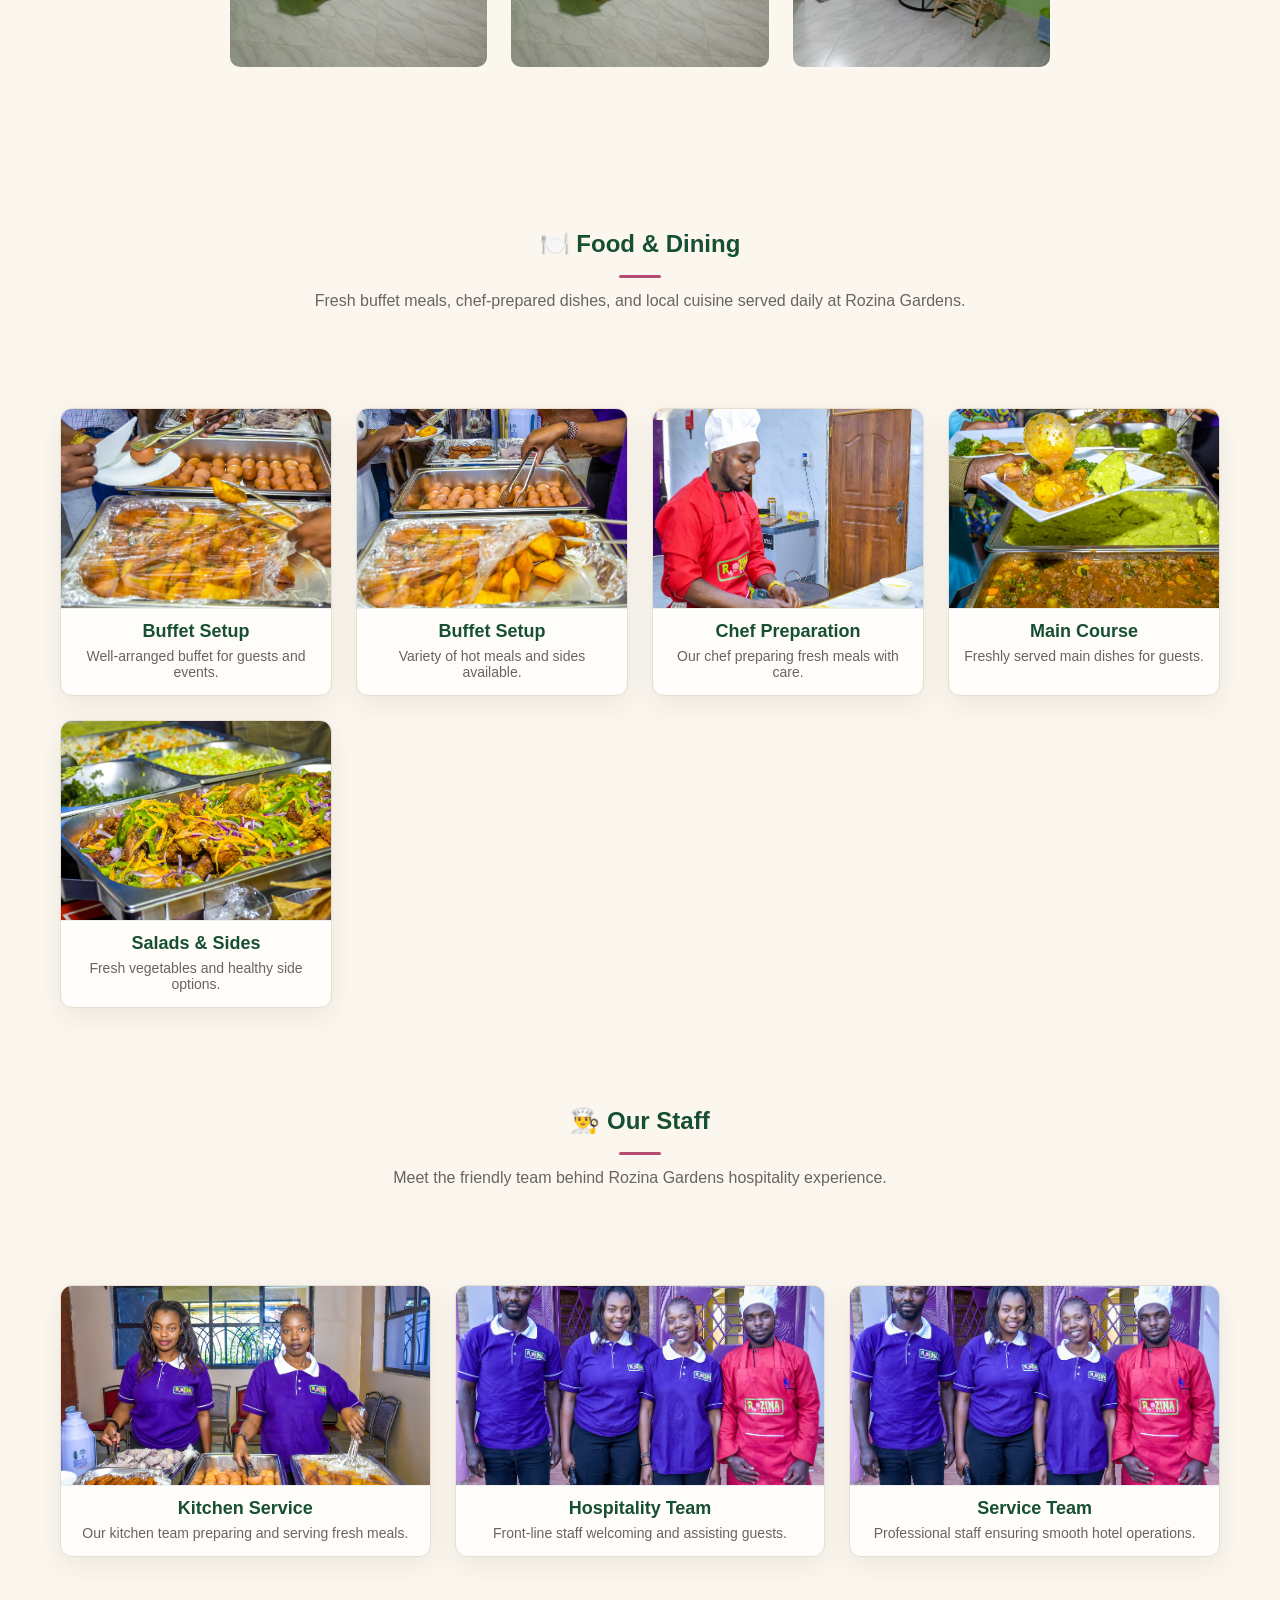
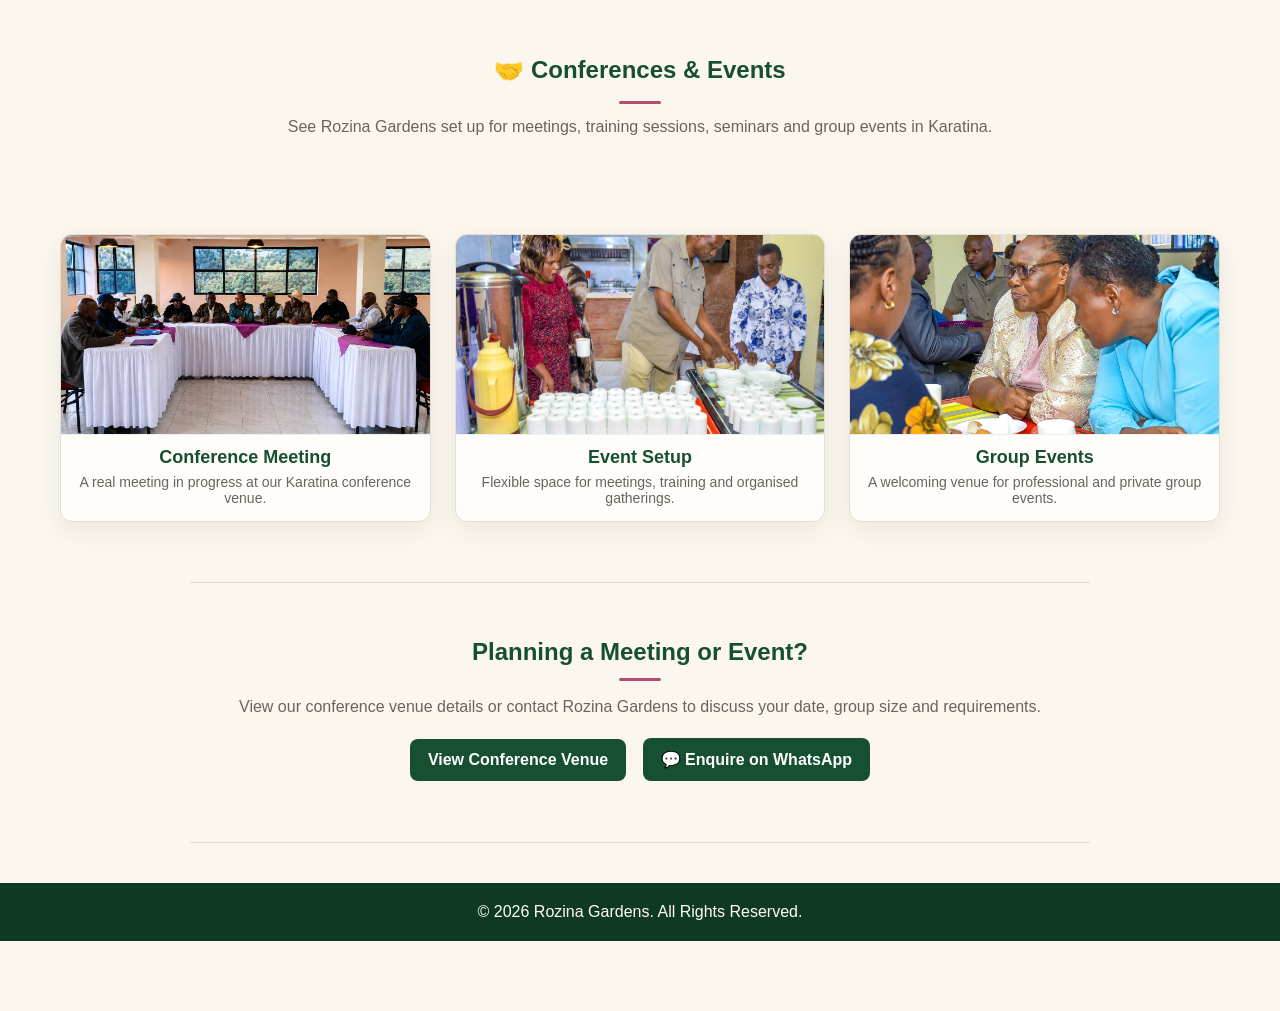
<file: gallery.html>
<!DOCTYPE html>
<html lang="en">

<head>
    
    <!-- Google tag (gtag.js) -->
    <script async src="https://www.googletagmanager.com/gtag/js?id=G-EC22YTWTRE"></script>
    <script>
      window.dataLayer = window.dataLayer || [];
      function gtag(){dataLayer.push(arguments);}
      gtag('js', new Date());
      gtag('config', 'G-EC22YTWTRE');
    </script>
<meta charset="UTF-8">

    <meta name="description"
        content="Browse the Rozina Gardens gallery featuring our hotel rooms, restaurant, hotel exterior, and the warm hospitality that awaits you in Karatina.">

    <title>Gallery | Rozina Gardens Hotel in Karatina</title>

    <meta name="viewport" content="width=device-width, initial-scale=1.0">

    <link rel="canonical" href="https://rozinagardens.com/gallery.html">
    <meta property="og:type" content="website">
    <meta property="og:title" content="Gallery | Rozina Gardens Hotel in Karatina">
    <meta property="og:description" content="See rooms, dining, hotel exterior and hospitality at Rozina Gardens in Karatina.">
    <meta property="og:url" content="https://rozinagardens.com/gallery.html">
    <meta property="og:image" content="https://rozinagardens.com/images/exterior/building-front-pink.jpg">
    <meta name="twitter:card" content="summary_large_image">

    <link rel="stylesheet" href="css/style.css">

   <!-- Favicon -->
<link rel="icon" href="images/favicon/favicon.ico" sizes="any">
<link rel="icon" type="image/png" sizes="16x16" href="images/favicon/favicon-16x16.png">
<link rel="icon" type="image/png" sizes="32x32" href="images/favicon/favicon-32x32.png">
<link rel="apple-touch-icon" href="images/favicon/apple-touch-icon.png">
<meta name="theme-color" content="#0b7a3b">
<meta name="msapplication-TileColor" content="#0b7a3b">
</head>

<body>

<nav>

    <a href="index.html" class="site-logo">
        <img src="images/logo/logo.png" alt="Rozina Gardens Logo">
    </a>

    <a href="index.html">Home</a>
    <a href="rooms-karatina.html">Rooms</a>
    <a href="restaurant-karatina.html">Restaurant</a>
    <a href="conference-hall-karatina.html">Conference</a>
    <a href="facilities.html">Facilities</a>
    <a href="gallery.html">Gallery</a>
    <a href="contact.html">Contact</a>

    <a class="book-btn"
        href="https://wa.me/254119353211"
        target="_blank" rel="noopener">
        💬 Book Now
    </a>

</nav>

<section class="intro">
    <h1>Gallery</h1>
    <p>Click a category to explore more photos of Rozina Gardens.</p>
</section>

<!-- =========================
    CATEGORY GRID
========================= -->
<section class="cards">

    <!-- HOTEL EXTERIOR -->
    <a href="#exterior" class="card">
        <img src="images/gallery/building-front-highlight.jpg" alt="Rozina Gardens Exterior" loading="lazy">
        <h3>Hotel Exterior</h3>
        <p>Front view of Rozina Gardens</p>
    </a>

    <!-- ROOMS -->
    <a href="#rooms" class="card">
        <img src="images/gallery/room-standard.jpg" alt="Standard Room" loading="lazy">
        <h3>Rooms</h3>
        <p>Comfortable accommodation options</p>
    </a>

    <!-- FOOD -->
    <a href="#food" class="card">
        <img src="images/gallery/food-buffet-highlight.jpg" alt="Food and Dining" loading="lazy">
        <h3>Food & Dining</h3>
        <p>Buffet meals & restaurant service</p>
    </a>

    <!-- CONFERENCES -->
    <a href="#conference" class="card">
        <img src="images/conference/meeting-karatina.jpg" alt="Conference meeting at Rozina Gardens in Karatina" loading="lazy">
        <h3>Conferences & Events</h3>
        <p>Meetings, training, seminars and private events</p>
    </a>

</section>

<!-- =========================
     EXTERIOR GALLERY SECTION
========================= -->
<section id="exterior" class="intro">

    <h2>🏨 Hotel Exterior</h2>
    <p>Front views, building angles, and surroundings of Rozina Gardens.</p>

</section>

<section class="cards">

    <div class="card">
        <img src="images/exterior/5.jpg" alt="Hotel Front View" loading="lazy">
        <h3>Front View</h3>
        <p>Main entrance and front gate of Rozina Gardens.</p>
    </div>

    <div class="card">
        <img src="images/exterior/building-front-pink.jpg" alt="Front Pink Building" loading="lazy">
        <h3>Front Building</h3>
        <p>Signature pink front design of the hotel.</p>
    </div>

    <div class="card">
        <img src="images/exterior/building-side-view.jpg" alt="Side View" loading="lazy">
        <h3>Side View</h3>
        <p>Side angle showing full structure of the hotel.</p>
    </div>

    <div class="card">
        <img src="images/exterior/road-approach.jpg" alt="Road Approach" loading="lazy">
        <h3>Road Approach</h3>
        <p>Access road leading to Rozina Gardens.</p>
    </div>

</section>

<!-- =========================
    ROOMS SECTION
========================= -->
<section id="rooms" class="intro">
    <h2>🛏 Rooms</h2>
    <p>Comfortable and affordable accommodation at Rozina Gardens.</p>

    <div class="gallery">
        <img src="images/gallery/room-standard.jpg" alt="Standard Room at Rozina Gardens" loading="lazy">
        <img src="images/rooms/bedroom-main.jpg" alt="Bedroom Interior" loading="lazy">
        <img src="images/gallery/room-interior.jpg" alt="Room Interior" loading="lazy">
    </div>
</section>

<!-- =========================
     FOOD GALLERY SECTION
========================= -->
<section id="food" class="intro">

    <h2>🍽️ Food & Dining</h2>
    <p>Fresh buffet meals, chef-prepared dishes, and local cuisine served daily at Rozina Gardens.</p>

</section>

<section class="cards">

    <div class="card">
        <img src="images/food/buffet-setup-1.jpg" alt="Buffet Setup 1" loading="lazy">
        <h3>Buffet Setup</h3>
        <p>Well-arranged buffet for guests and events.</p>
    </div>

    <div class="card">
        <img src="images/food/buffet-setup-2.jpg" alt="Buffet Setup 2" loading="lazy">
        <h3>Buffet Setup</h3>
        <p>Variety of hot meals and sides available.</p>
    </div>

    <div class="card">
        <img src="images/food/chef-preparation.jpg" alt="Chef Preparation" loading="lazy">
        <h3>Chef Preparation</h3>
        <p>Our chef preparing fresh meals with care.</p>
    </div>

    <div class="card">
        <img src="images/food/main-course-serving.jpg" alt="Main Course Serving" loading="lazy">
        <h3>Main Course</h3>
        <p>Freshly served main dishes for guests.</p>
    </div>

    <div class="card">
        <img src="images/food/salad-and-sides.jpg" alt="Salads and Sides" loading="lazy">
        <h3>Salads & Sides</h3>
        <p>Fresh vegetables and healthy side options.</p>
    </div>

</section>

<!-- =========================
     STAFF GALLERY SECTION
========================= -->
<section id="staff" class="intro">

    <h2>👨‍🍳 Our Staff</h2>
    <p>Meet the friendly team behind Rozina Gardens hospitality experience.</p>

</section>

<section class="cards">

    <div class="card">
        <img src="images/staff/kitchen-service-staff.jpg" alt="Kitchen Service Staff" loading="lazy">
        <h3>Kitchen Service</h3>
        <p>Our kitchen team preparing and serving fresh meals.</p>
    </div>

    <div class="card">
        <img src="images/staff/staff-group-purple.jpg" alt="Staff Group Purple Uniform" loading="lazy">
        <h3>Hospitality Team</h3>
        <p>Front-line staff welcoming and assisting guests.</p>
    </div>

    <div class="card">
        <img src="images/staff/staff-group-red-uniform.jpg" alt="Staff Group Red Uniform" loading="lazy">
        <h3>Service Team</h3>
        <p>Professional staff ensuring smooth hotel operations.</p>
    </div>
</section>

<!-- =========================
     CONFERENCE & EVENTS SECTION
========================= -->
<section id="conference" class="intro">
    <h2>🤝 Conferences & Events</h2>
    <p>See Rozina Gardens set up for meetings, training sessions, seminars and group events in Karatina.</p>
</section>

<section class="cards">
    <div class="card">
        <img src="images/conference/meeting-karatina.jpg" alt="Conference meeting with U-shaped seating at Rozina Gardens in Karatina" loading="lazy">
        <h3>Conference Meeting</h3>
        <p>A real meeting in progress at our Karatina conference venue.</p>
    </div>

    <div class="card">
        <img src="images/conference/_DSC8025.jpg" alt="Conference and event setup at Rozina Gardens" loading="lazy">
        <h3>Event Setup</h3>
        <p>Flexible space for meetings, training and organised gatherings.</p>
    </div>

    <div class="card">
        <img src="images/conference/_DSC8087.jpg" alt="Guests attending an event at Rozina Gardens in Karatina" loading="lazy">
        <h3>Group Events</h3>
        <p>A welcoming venue for professional and private group events.</p>
    </div>
</section>

<section class="local-cta">
    <h2>Planning a Meeting or Event?</h2>
    <p>View our conference venue details or contact Rozina Gardens to discuss your date, group size and requirements.</p>
    <div class="cta">
        <a href="conference-hall-karatina.html">View Conference Venue</a>
        <a href="https://wa.me/254119353211?text=Hello%20I%20would%20like%20to%20enquire%20about%20the%20conference%20hall%20at%20Rozina%20Gardens" target="_blank" rel="noopener">💬 Enquire on WhatsApp</a>
    </div>
</section>

<footer>
    <p>© 2026 Rozina Gardens. All Rights Reserved.</p>
</footer>


<script>
(function () {
  function track(eventName, params) {
    if (typeof gtag === 'function') gtag('event', eventName, params || {});
  }
  document.addEventListener('click', function (event) {
    var link = event.target.closest('a[href]');
    if (!link) return;
    var href = link.getAttribute('href') || '';
    if (/wa\.me|api\.whatsapp\.com/i.test(href)) {
      track('whatsapp_click', { link_url: link.href, link_text: (link.textContent || '').trim() });
    } else if (/^tel:/i.test(href)) {
      track('phone_click', { link_url: href, link_text: (link.textContent || '').trim() });
    } else if (/google\.(com|co\.[a-z]+)\/maps|maps\.app\.goo\.gl/i.test(href)) {
      track('directions_click', { link_url: link.href, link_text: (link.textContent || '').trim() });
    }
  });
})();
</script>

</body>
</html>
</file>
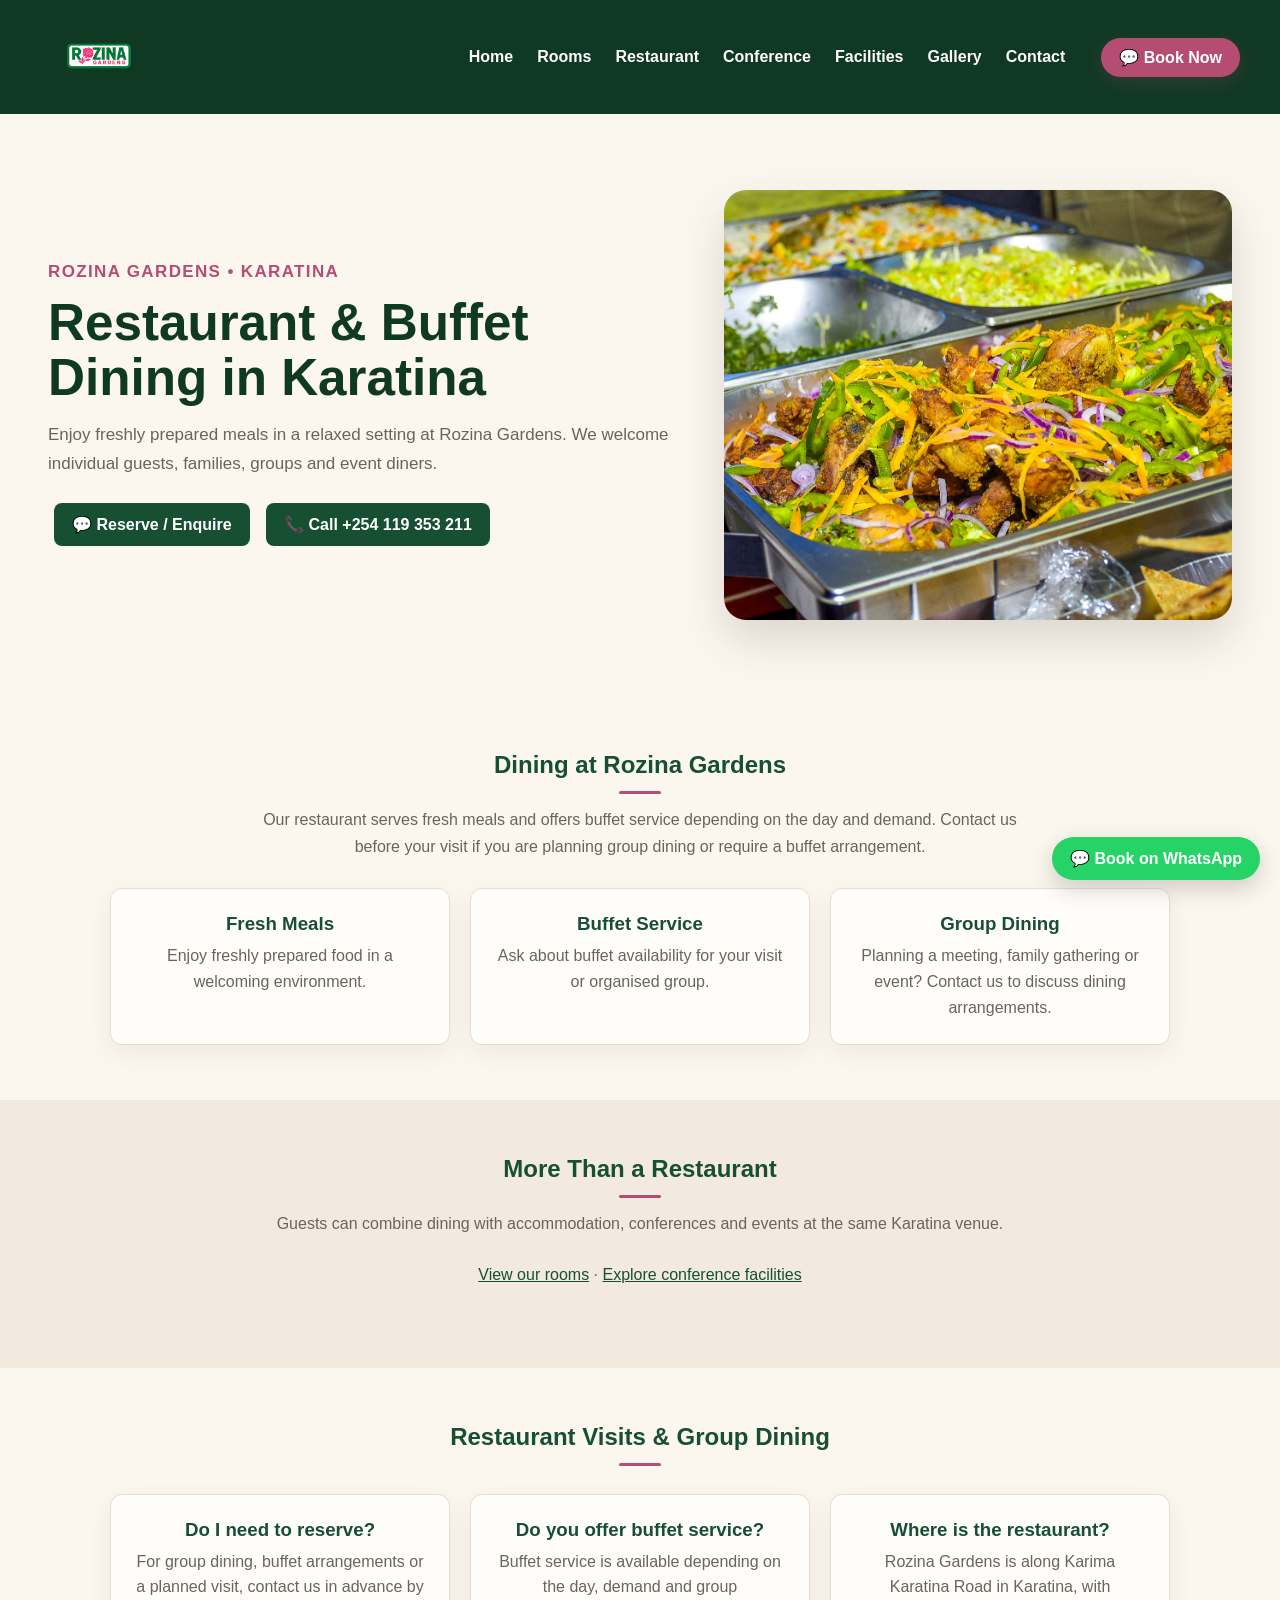
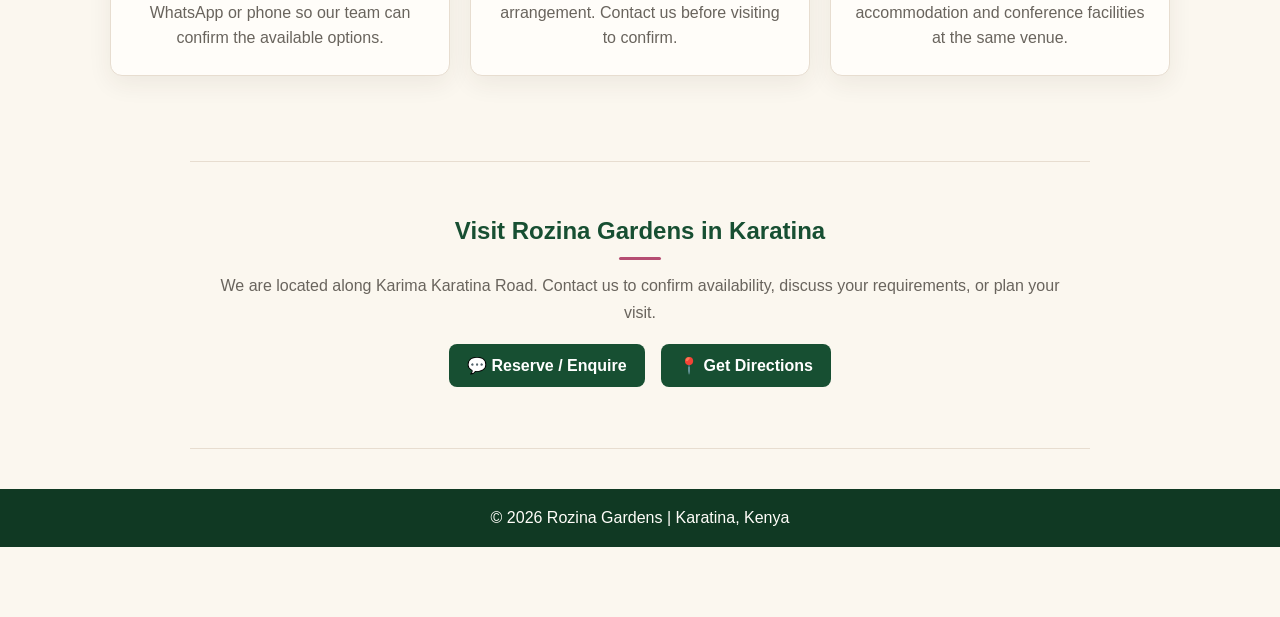
<file: restaurant-karatina.html>
<!DOCTYPE html>
<html lang="en">
<head>
    
    <!-- Google tag (gtag.js) -->
    <script async src="https://www.googletagmanager.com/gtag/js?id=G-EC22YTWTRE"></script>
    <script>
      window.dataLayer = window.dataLayer || [];
      function gtag(){dataLayer.push(arguments);}
      gtag('js', new Date());
      gtag('config', 'G-EC22YTWTRE');
    </script>
<meta charset="UTF-8">
    <meta name="viewport" content="width=device-width, initial-scale=1.0">
    <title>Restaurant in Karatina | Dining at Rozina Gardens</title>
    <meta name="description" content="Enjoy restaurant dining, fresh meals and buffet service at Rozina Gardens in Karatina. Contact us for table reservations, group dining and buffet enquiries.">
    <link rel="canonical" href="https://rozinagardens.com/restaurant-karatina.html">
    <meta property="og:type" content="website">
    <meta property="og:title" content="Restaurant in Karatina | Dining at Rozina Gardens">
    <meta property="og:description" content="Enjoy restaurant dining, fresh meals and buffet service at Rozina Gardens in Karatina. Contact us for table reservations, group dining and buffet enquiries.">
    <meta property="og:url" content="https://rozinagardens.com/restaurant-karatina.html">
    <meta property="og:image" content="https://rozinagardens.com/images/food/salad-and-sides.jpg">
    <meta name="twitter:card" content="summary_large_image">
    <link rel="stylesheet" href="css/style.css">
    <link rel="icon" href="images/favicon/favicon.ico" sizes="any">
    <link rel="apple-touch-icon" href="images/favicon/apple-touch-icon.png">
    <meta name="theme-color" content="#0b7a3b">
    <script type="application/ld+json">
    {
      "@context":"https://schema.org",
      "@type":"Restaurant",
      "@id":"https://rozinagardens.com/#restaurant",
      "name":"Rozina Gardens",
      "url":"https://rozinagardens.com/restaurant-karatina.html",
      "telephone":"+254119353211",
      "image":"https://rozinagardens.com/images/food/salad-and-sides.jpg",
      "servesCuisine":"Kenyan and international meals",
      "address":{"@type":"PostalAddress","streetAddress":"Karima Karatina Road","addressLocality":"Karatina","addressCountry":"KE"}
    }
    </script>
</head>
<body>
<nav>
    <a href="index.html" class="site-logo"><img src="images/logo/logo.png" alt="Rozina Gardens Logo"></a>
    <a href="index.html">Home</a>
    <a href="rooms-karatina.html">Rooms</a>
    <a href="restaurant-karatina.html">Restaurant</a>
    <a href="conference-hall-karatina.html">Conference</a>
    <a href="facilities.html">Facilities</a>
    <a href="gallery.html">Gallery</a>
    <a href="contact.html">Contact</a>
    <a class="book-btn" href="https://wa.me/254119353211" target="_blank" rel="noopener">💬 Book Now</a>
</nav>
<header class="service-hero">
    <div>
        <p class="eyebrow">Rozina Gardens • Karatina</p>
        <h1>Restaurant & Buffet Dining in Karatina</h1>
        <p>Enjoy freshly prepared meals in a relaxed setting at Rozina Gardens. We welcome individual guests, families, groups and event diners.</p>
        <div class="cta">
            <a href="https://wa.me/254119353211?text=Hello%20I%20would%20like%20to%20make%20a%20restaurant%20reservation%20at%20Rozina%20Gardens" target="_blank" rel="noopener">💬 Reserve / Enquire</a>
            <a href="tel:+254119353211">📞 Call +254 119 353 211</a>
        </div>
    </div>
    <img src="images/food/salad-and-sides.jpg" alt="Fresh food served at Rozina Gardens restaurant in Karatina">
</header>
<section class="service-section"><h2>Dining at Rozina Gardens</h2><p>Our restaurant serves fresh meals and offers buffet service depending on the day and demand. Contact us before your visit if you are planning group dining or require a buffet arrangement.</p><div class="feature-grid"><article><h3>Fresh Meals</h3><p>Enjoy freshly prepared food in a welcoming environment.</p></article><article><h3>Buffet Service</h3><p>Ask about buffet availability for your visit or organised group.</p></article><article><h3>Group Dining</h3><p>Planning a meeting, family gathering or event? Contact us to discuss dining arrangements.</p></article></div></section>
<section class="service-section alt"><h2>More Than a Restaurant</h2><p>Guests can combine dining with accommodation, conferences and events at the same Karatina venue.</p><p class="text-links"><a href="rooms-karatina.html">View our rooms</a> · <a href="conference-hall-karatina.html">Explore conference facilities</a></p></section>
<section class="service-section">
    <h2>Restaurant Visits & Group Dining</h2>
    <div class="feature-grid">
        <article><h3>Do I need to reserve?</h3><p>For group dining, buffet arrangements or a planned visit, contact us in advance by WhatsApp or phone so our team can confirm the available options.</p></article>
        <article><h3>Do you offer buffet service?</h3><p>Buffet service is available depending on the day, demand and group arrangement. Contact us before visiting to confirm.</p></article>
        <article><h3>Where is the restaurant?</h3><p>Rozina Gardens is along Karima Karatina Road in Karatina, with accommodation and conference facilities at the same venue.</p></article>
    </div>
</section>
<section class="local-cta">
    <h2>Visit Rozina Gardens in Karatina</h2>
    <p>We are located along Karima Karatina Road. Contact us to confirm availability, discuss your requirements, or plan your visit.</p>
    <div class="cta">
        <a href="https://wa.me/254119353211?text=Hello%20I%20would%20like%20to%20make%20a%20restaurant%20reservation%20at%20Rozina%20Gardens" target="_blank" rel="noopener">💬 Reserve / Enquire</a>
        <a href="https://www.google.com/maps/search/?api=1&query=Rozina+Gardens+Karatina" target="_blank" rel="noopener">📍 Get Directions</a>
    </div>
</section>
<footer><p>© 2026 Rozina Gardens | Karatina, Kenya</p></footer>
<a href="https://wa.me/254119353211?text=Hello%20I%20would%20like%20to%20make%20a%20restaurant%20reservation%20at%20Rozina%20Gardens" class="whatsapp-float" target="_blank" rel="noopener">💬 Book on WhatsApp</a>

<script>
(function () {
  function track(eventName, params) {
    if (typeof gtag === 'function') gtag('event', eventName, params || {});
  }
  document.addEventListener('click', function (event) {
    var link = event.target.closest('a[href]');
    if (!link) return;
    var href = link.getAttribute('href') || '';
    if (/wa\.me|api\.whatsapp\.com/i.test(href)) {
      track('whatsapp_click', { link_url: link.href, link_text: (link.textContent || '').trim() });
    } else if (/^tel:/i.test(href)) {
      track('phone_click', { link_url: href, link_text: (link.textContent || '').trim() });
    } else if (/google\.(com|co\.[a-z]+)\/maps|maps\.app\.goo\.gl/i.test(href)) {
      track('directions_click', { link_url: link.href, link_text: (link.textContent || '').trim() });
    }
  });
})();
</script>

</body>
</html>
</file>
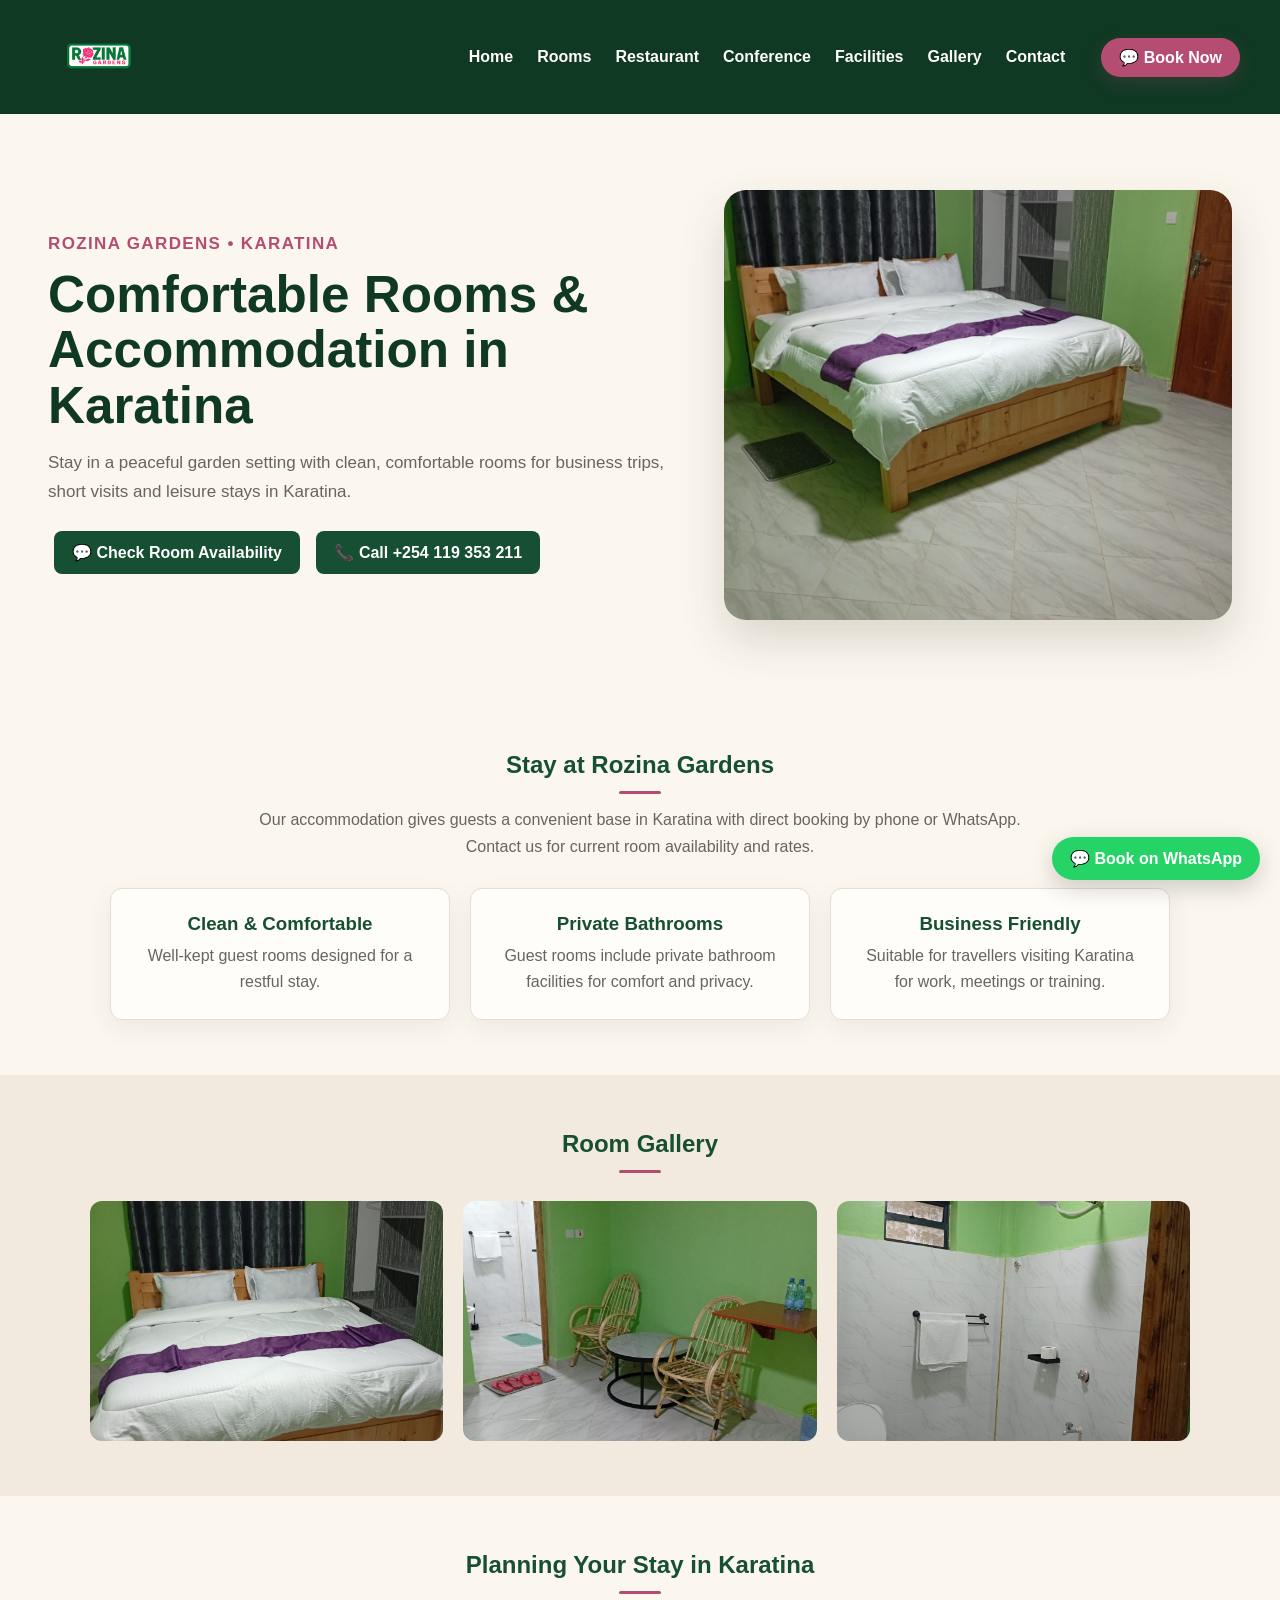
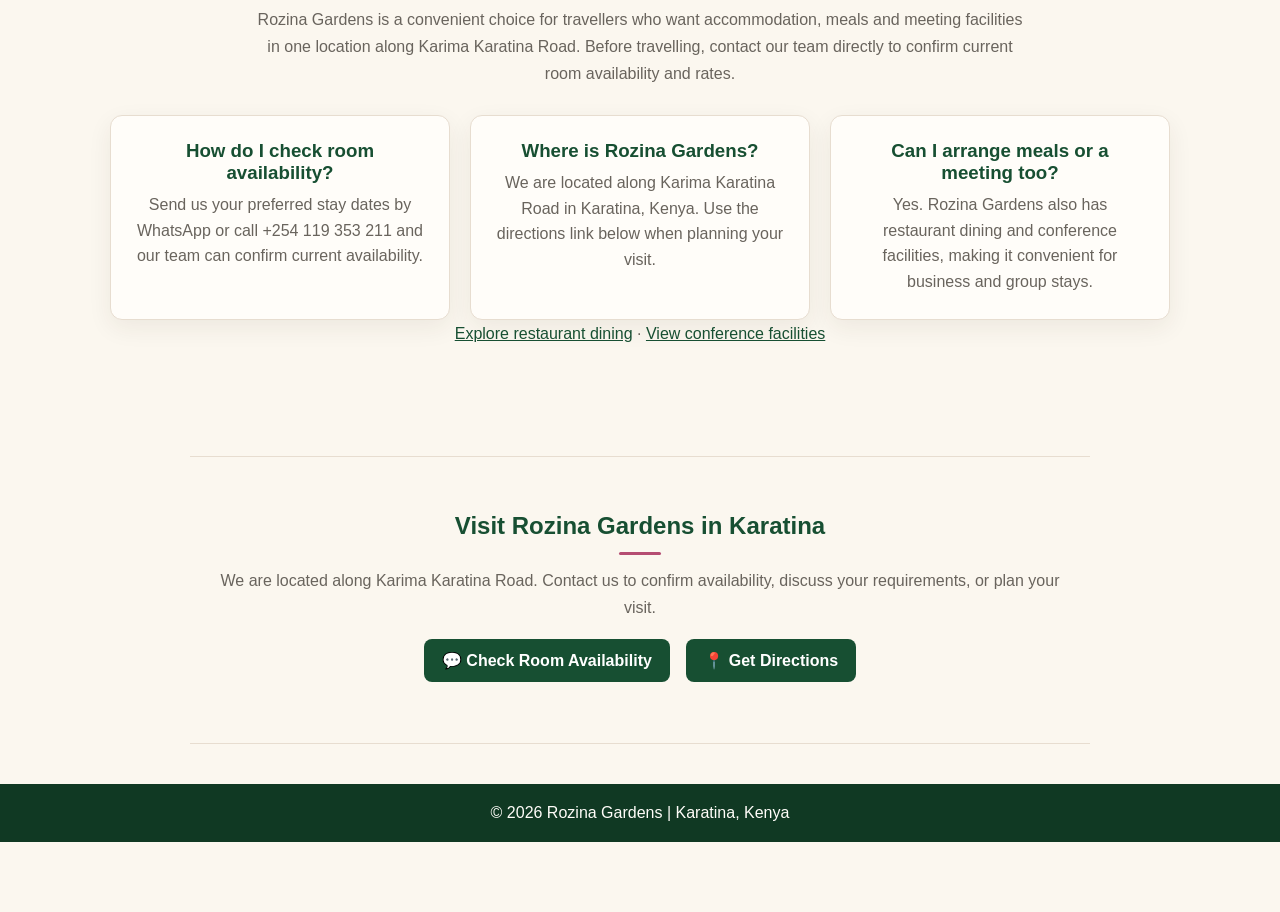
<file: rooms-karatina.html>
<!DOCTYPE html>
<html lang="en">
<head>
    
    <!-- Google tag (gtag.js) -->
    <script async src="https://www.googletagmanager.com/gtag/js?id=G-EC22YTWTRE"></script>
    <script>
      window.dataLayer = window.dataLayer || [];
      function gtag(){dataLayer.push(arguments);}
      gtag('js', new Date());
      gtag('config', 'G-EC22YTWTRE');
    </script>
<meta charset="UTF-8">
    <meta name="viewport" content="width=device-width, initial-scale=1.0">
    <title>Rooms in Karatina | Accommodation at Rozina Gardens</title>
    <meta name="description" content="Looking for accommodation in Karatina? Explore clean, comfortable guest rooms at Rozina Gardens along Karima Karatina Road and check availability by WhatsApp or phone.">
    <link rel="canonical" href="https://rozinagardens.com/rooms-karatina.html">
    <meta property="og:type" content="website">
    <meta property="og:title" content="Rooms in Karatina | Accommodation at Rozina Gardens">
    <meta property="og:description" content="Looking for accommodation in Karatina? Explore clean, comfortable guest rooms at Rozina Gardens along Karima Karatina Road and check availability by WhatsApp or phone.">
    <meta property="og:url" content="https://rozinagardens.com/rooms-karatina.html">
    <meta property="og:image" content="https://rozinagardens.com/images/rooms/bedroom-main.jpg">
    <meta name="twitter:card" content="summary_large_image">
    <link rel="stylesheet" href="css/style.css">
    <link rel="icon" href="images/favicon/favicon.ico" sizes="any">
    <link rel="apple-touch-icon" href="images/favicon/apple-touch-icon.png">
    <meta name="theme-color" content="#0b7a3b">
    <script type="application/ld+json">
    {
      "@context":"https://schema.org",
      "@type":"Hotel",
      "@id":"https://rozinagardens.com/#business",
      "name":"Rozina Gardens",
      "url":"https://rozinagardens.com/rooms-karatina.html",
      "telephone":"+254119353211",
      "image":"https://rozinagardens.com/images/rooms/bedroom-main.jpg",
      "address":{"@type":"PostalAddress","streetAddress":"Karima Karatina Road","addressLocality":"Karatina","addressCountry":"KE"}
    }
    </script>
</head>
<body>
<nav>
    <a href="index.html" class="site-logo"><img src="images/logo/logo.png" alt="Rozina Gardens Logo"></a>
    <a href="index.html">Home</a>
    <a href="rooms-karatina.html">Rooms</a>
    <a href="restaurant-karatina.html">Restaurant</a>
    <a href="conference-hall-karatina.html">Conference</a>
    <a href="facilities.html">Facilities</a>
    <a href="gallery.html">Gallery</a>
    <a href="contact.html">Contact</a>
    <a class="book-btn" href="https://wa.me/254119353211" target="_blank" rel="noopener">💬 Book Now</a>
</nav>
<header class="service-hero">
    <div>
        <p class="eyebrow">Rozina Gardens • Karatina</p>
        <h1>Comfortable Rooms & Accommodation in Karatina</h1>
        <p>Stay in a peaceful garden setting with clean, comfortable rooms for business trips, short visits and leisure stays in Karatina.</p>
        <div class="cta">
            <a href="https://wa.me/254119353211?text=Hello%20I%20would%20like%20to%20check%20room%20availability%20at%20Rozina%20Gardens" target="_blank" rel="noopener">💬 Check Room Availability</a>
            <a href="tel:+254119353211">📞 Call +254 119 353 211</a>
        </div>
    </div>
    <img src="images/rooms/bedroom-main.jpg" alt="Comfortable guest room at Rozina Gardens in Karatina">
</header>
<section class="service-section"><h2>Stay at Rozina Gardens</h2><p>Our accommodation gives guests a convenient base in Karatina with direct booking by phone or WhatsApp. Contact us for current room availability and rates.</p><div class="feature-grid"><article><h3>Clean & Comfortable</h3><p>Well-kept guest rooms designed for a restful stay.</p></article><article><h3>Private Bathrooms</h3><p>Guest rooms include private bathroom facilities for comfort and privacy.</p></article><article><h3>Business Friendly</h3><p>Suitable for travellers visiting Karatina for work, meetings or training.</p></article></div></section>
<section class="service-section alt"><h2>Room Gallery</h2><div class="service-images"><img src="images/rooms/bed-detail.jpg" alt="Bed detail in a Rozina Gardens guest room" loading="lazy"><img src="images/rooms/room-desk-area.jpg" alt="Workspace inside a Rozina Gardens guest room" loading="lazy"><img src="images/rooms/bathroom-clean.jpg" alt="Private bathroom at Rozina Gardens" loading="lazy"></div></section>
<section class="service-section">
    <h2>Planning Your Stay in Karatina</h2>
    <p>Rozina Gardens is a convenient choice for travellers who want accommodation, meals and meeting facilities in one location along Karima Karatina Road. Before travelling, contact our team directly to confirm current room availability and rates.</p>
    <div class="feature-grid">
        <article><h3>How do I check room availability?</h3><p>Send us your preferred stay dates by WhatsApp or call +254 119 353 211 and our team can confirm current availability.</p></article>
        <article><h3>Where is Rozina Gardens?</h3><p>We are located along Karima Karatina Road in Karatina, Kenya. Use the directions link below when planning your visit.</p></article>
        <article><h3>Can I arrange meals or a meeting too?</h3><p>Yes. Rozina Gardens also has restaurant dining and conference facilities, making it convenient for business and group stays.</p></article>
    </div>
    <p class="text-links"><a href="restaurant-karatina.html">Explore restaurant dining</a> · <a href="conference-hall-karatina.html">View conference facilities</a></p>
</section>
<section class="local-cta">
    <h2>Visit Rozina Gardens in Karatina</h2>
    <p>We are located along Karima Karatina Road. Contact us to confirm availability, discuss your requirements, or plan your visit.</p>
    <div class="cta">
        <a href="https://wa.me/254119353211?text=Hello%20I%20would%20like%20to%20check%20room%20availability%20at%20Rozina%20Gardens" target="_blank" rel="noopener">💬 Check Room Availability</a>
        <a href="https://www.google.com/maps/search/?api=1&query=Rozina+Gardens+Karatina" target="_blank" rel="noopener">📍 Get Directions</a>
    </div>
</section>
<footer><p>© 2026 Rozina Gardens | Karatina, Kenya</p></footer>
<a href="https://wa.me/254119353211?text=Hello%20I%20would%20like%20to%20check%20room%20availability%20at%20Rozina%20Gardens" class="whatsapp-float" target="_blank" rel="noopener">💬 Book on WhatsApp</a>

<script>
(function () {
  function track(eventName, params) {
    if (typeof gtag === 'function') gtag('event', eventName, params || {});
  }
  document.addEventListener('click', function (event) {
    var link = event.target.closest('a[href]');
    if (!link) return;
    var href = link.getAttribute('href') || '';
    if (/wa\.me|api\.whatsapp\.com/i.test(href)) {
      track('whatsapp_click', { link_url: link.href, link_text: (link.textContent || '').trim() });
    } else if (/^tel:/i.test(href)) {
      track('phone_click', { link_url: href, link_text: (link.textContent || '').trim() });
    } else if (/google\.(com|co\.[a-z]+)\/maps|maps\.app\.goo\.gl/i.test(href)) {
      track('directions_click', { link_url: link.href, link_text: (link.textContent || '').trim() });
    }
  });
})();
</script>

</body>
</html>
</file>
<file: css/style.css>
/* =========================
   RESET
========================= */
* {
    margin: 0;
    padding: 0;
    box-sizing: border-box;
    font-family: Arial, sans-serif;
}

html {
    scroll-behavior: smooth;
}

body {
    background: #f4f4f4;
    color: #222;
    text-align: center;
    padding-bottom: 70px;
}

/* =========================
   HERO
========================= */
.hero {
    background: url("../images/exterior/building-front-pink.jpg") center/cover no-repeat;
    color: white;
    padding: 110px 20px;
    position: relative;
}

.hero::before {
    content: "";
    position: absolute;
    inset: 0;
    background: rgba(0, 0, 0, 0.55);
}

.hero * {
    position: relative;
    z-index: 2;
}

.hero h1 {
    font-size: 42px;
    margin-bottom: 10px;
}

.hero p {
    font-size: 18px;
    margin: 10px 0;
}

/* =========================
   NAVIGATION
========================= */

nav {
    background: #1b5e20;
    padding: 15px 40px;
    display: flex;
    align-items: center;
    justify-content: flex-start;
    gap: 20px;
    flex-wrap: wrap;
}

nav a {
    color: white;
    text-decoration: none;
    font-weight: bold;
    transition: 0.25s ease;
}

nav a:hover {
    opacity: 0.85;
}

.site-logo {
    margin-right: 50px;
}

.site-logo img {
    height: 120px;
    width: auto;
    display: block;
}

/* Book Now Button */

.book-btn {
    background: #25D366;
    color: white !important;
    padding: 10px 18px;
    border-radius: 30px;
    margin-left: 25px;
    transition: 0.25s ease;
}

.book-btn:hover {
    background: #1ebe5d;
    transform: translateY(-2px);
}

nav a:hover {
    opacity: 0.85;
}

/* =========================
   CTA BUTTONS
========================= */
.cta a {
    display: inline-block;
    background: white;
    color: #2e7d32;
    padding: 12px 18px;
    margin: 6px;
    border-radius: 8px;
    font-weight: bold;
    text-decoration: none;
    transition: 0.3s ease;
}

.cta a:hover {
    transform: translateY(-2px);
}

/* =========================
   INTRO SECTION
========================= */
.intro {
    padding: 50px 20px;
    max-width: 900px;
    margin: auto;
    line-height: 1.6;
}

.intro h1,
.intro h2 {
    margin-bottom: 10px;
    color: #1b5e20;
}

.intro p {
    color: #555;
}

/* =========================
   GRID LAYOUT
========================= */
.cards,
.gallery {
    display: grid;
    grid-template-columns: repeat(auto-fit, minmax(250px, 1fr));
    gap: 20px;
    padding: 30px 20px;
    max-width: 1200px;
    margin: auto;
}

/* =========================
   CARD STYLING
========================= */
.card {
    background: white;
    border-radius: 12px;
    overflow: hidden;
    box-shadow: 0 4px 12px rgba(0,0,0,0.1);
    display: flex;
    flex-direction: column;
    transition: transform 0.25s ease, box-shadow 0.25s ease;
}

.cards a.card {
    text-decoration: none;
    color: inherit;
}

.card:hover {
    transform: translateY(-6px) scale(1.02);
    box-shadow: 0 12px 30px rgba(0,0,0,0.18);
}

.card img {
    width: 100%;
    height: 200px;
    object-fit: cover;
    border-bottom: 1px solid #eee;
}

.card h3 {
    margin: 12px 0 6px;
    color: #1b5e20;
    font-size: 18px;
}

.card p {
    padding: 0 12px 15px;
    color: #666;
    font-size: 14px;
}

.cards .card:hover h3 {
    color: #2e7d32;
}

/* =========================
   GALLERY IMAGES
========================= */
.gallery img {
    width: 100%;
    height: 240px;
    object-fit: cover;
    border-radius: 10px;
    display: block;
}

.gallery br {
    display: none;
}

/* =========================
   BOOKING SECTION
========================= */
.booking-section {
    background: white;
    padding: 60px 20px;
}

.booking-cards {
    display: grid;
    grid-template-columns: repeat(auto-fit, minmax(240px, 1fr));
    gap: 20px;
    max-width: 1100px;
    margin: auto;
}

.booking-card {
    background: #f7f7f7;
    padding: 20px;
    border-radius: 12px;
}

.booking-card a {
    display: inline-block;
    margin-top: 10px;
    background: #2e7d32;
    color: white;
    padding: 10px 15px;
    border-radius: 8px;
    text-decoration: none;
    transition: 0.3s ease;
}

.booking-card a:hover {
    opacity: 0.9;
}

/* =========================
   FOOTER
========================= */
footer {
    background: #2e7d32;
    color: white;
    padding: 20px;
    margin-top: 40px;
}

/* =========================
   WHATSAPP FLOATING BUTTON
========================= */
.whatsapp-float {
    position: fixed;
    bottom: 20px;
    right: 20px;
    background: #25D366;
    color: white;
    padding: 12px 18px;
    border-radius: 50px;
    font-weight: bold;
    text-decoration: none;
    z-index: 999;
    box-shadow: 0 4px 12px rgba(0,0,0,0.2);
}

.whatsapp-float:hover {
    transform: translateY(-2px);
}

/* =========================
   MOBILE
========================= */
@media (max-width: 768px) {

    .hero {
        padding: 80px 20px;
    }

    .hero h1 {
        font-size: 30px;
    }

    .hero p {
        font-size: 16px;
    }

    nav {
        gap: 15px;
    }

    .cards,
    .gallery {
        grid-template-columns: 1fr;
    }
}


/* Keyboard accessibility */
a:focus-visible {
    outline: 3px solid currentColor;
    outline-offset: 3px;
}

@media (max-width: 768px) {
    nav {
        padding: 12px 16px;
        justify-content: center;
    }

    .site-logo {
        width: 100%;
        margin-right: 0;
        display: flex;
        justify-content: center;
    }

    .site-logo img {
        height: 90px;
    }

    .book-btn {
        margin-left: 0;
    }
}


/* Local service pages */
.service-hero { max-width:1200px; margin:0 auto; padding:60px 20px; display:grid; grid-template-columns:1.1fr .9fr; gap:36px; align-items:center; text-align:left; }
.service-hero h1 { color:#1b5e20; font-size:42px; margin:8px 0 16px; }
.service-hero p { line-height:1.7; color:#555; }
.service-hero img { width:100%; height:360px; object-fit:cover; border-radius:16px; }
.service-hero .cta { margin-top:18px; }
.service-hero .cta a, .local-cta .cta a { background:#1b5e20; color:white; }
.eyebrow { font-weight:bold; text-transform:uppercase; letter-spacing:.08em; color:#2e7d32 !important; font-size:13px; }
.service-section { padding:55px 20px; max-width:1100px; margin:auto; }
.service-section.alt { max-width:none; background:white; }
.service-section h2, .local-cta h2 { color:#1b5e20; margin-bottom:12px; }
.service-section > p { max-width:780px; margin:0 auto 24px; line-height:1.7; color:#555; }
.feature-grid, .service-images { display:grid; grid-template-columns:repeat(3,1fr); gap:20px; max-width:1100px; margin:28px auto 0; }
.feature-grid article { background:white; padding:24px; border-radius:12px; box-shadow:0 4px 12px rgba(0,0,0,.08); }
.service-section.alt .feature-grid article { background:#f7f7f7; }
.feature-grid h3 { color:#1b5e20; margin-bottom:8px; }
.feature-grid p { color:#666; line-height:1.6; }
.service-images img { width:100%; height:240px; object-fit:cover; border-radius:12px; }
.local-cta { padding:55px 20px; max-width:900px; margin:auto; }
.local-cta p { color:#555; line-height:1.7; margin-bottom:12px; }
.text-links a, .card h3 a, .card p a { color:#1b5e20; }
@media (max-width:768px) {
  .service-hero { grid-template-columns:1fr; padding:40px 20px; text-align:center; }
  .service-hero h1 { font-size:32px; }
  .service-hero img { height:260px; }
  .feature-grid, .service-images { grid-template-columns:1fr; }
}


/* =========================
   2026 HOSPITALITY VISUAL REFRESH
   Forest green + warm ivory + Rozina rose
========================= */
:root {
  --forest: #174f32;
  --forest-dark: #103923;
  --leaf: #2f7650;
  --rose: #b54d72;
  --rose-soft: #f4e5ea;
  --ivory: #fbf7ef;
  --sand: #f2eadf;
  --paper: #fffdf9;
  --charcoal: #292823;
  --muted: #69645d;
  --line: #e7ddd0;
  --whatsapp: #25D366;
}

body {
  background: var(--ivory);
  color: var(--charcoal);
  font-family: "Segoe UI", Arial, sans-serif;
}

nav {
  background: var(--forest-dark);
  padding: 14px max(28px, calc((100% - 1200px) / 2));
  gap: 24px;
  box-shadow: 0 2px 0 rgba(255,255,255,.04);
}
nav a { color: #fffdf9; }
.site-logo {
  margin-right: auto;
  display: flex;
  align-items: center;
  padding: 4px 0;
}
.site-logo img {
  height: 78px;
  width: auto;
  display: block;
}
.book-btn {
  background: var(--rose);
  margin-left: 12px;
  box-shadow: 0 6px 18px rgba(181,77,114,.2);
}
.book-btn:hover { background: #9f3f62; }

.hero {
  min-height: 570px;
  padding: 120px 20px;
  display: flex;
  flex-direction: column;
  justify-content: center;
}
.hero::before {
  background: linear-gradient(90deg, rgba(16,57,35,.90) 0%, rgba(16,57,35,.68) 48%, rgba(16,57,35,.32) 100%);
}
.hero h1 { max-width: 900px; margin-left:auto; margin-right:auto; font-size: clamp(36px, 5vw, 58px); line-height:1.08; }
.hero p { max-width: 820px; margin-left:auto; margin-right:auto; line-height:1.65; }
.hero .tagline { color:#f4e5ea; }

.sticky-bar { background: var(--forest-dark); }
.sticky-bar a { color: white; }

.intro { padding: 64px 20px; }
.intro h1, .intro h2,
.service-section h2, .local-cta h2,
.booking-section h2 { color: var(--forest); }
.intro p, .service-section > p, .local-cta p { color: var(--muted); }

.cards, .gallery { gap: 24px; }
.card {
  background: var(--paper);
  border: 1px solid var(--line);
  box-shadow: 0 8px 26px rgba(54,45,34,.08);
}
.card:hover {
  box-shadow: 0 16px 36px rgba(54,45,34,.13);
}
.card h3, .feature-grid h3 { color: var(--forest); }
.card p, .feature-grid p { color: var(--muted); }

.booking-section, .service-section.alt { background: var(--sand); }
.booking-card, .feature-grid article {
  background: var(--paper);
  border: 1px solid var(--line);
}
.booking-card a,
.service-hero .cta a,
.local-cta .cta a {
  background: var(--forest);
}
.booking-card a:hover,
.service-hero .cta a:hover,
.local-cta .cta a:hover { background: var(--forest-dark); }

.service-hero {
  max-width: 1240px;
  padding: 76px 28px;
  gap: 54px;
}
.service-hero h1 {
  color: var(--forest-dark);
  font-size: clamp(38px, 4vw, 56px);
  line-height: 1.08;
}
.service-hero p { color: var(--muted); font-size:17px; }
.service-hero img {
  height: 430px;
  border-radius: 22px;
  box-shadow: 0 20px 45px rgba(54,45,34,.16);
}
.eyebrow { color: var(--rose) !important; }
.feature-grid article { box-shadow: 0 8px 24px rgba(54,45,34,.07); }
.text-links a, .card h3 a, .card p a { color: var(--forest); }

.local-cta {
  margin-top: 30px;
  margin-bottom: 30px;
  border-top: 1px solid var(--line);
  border-bottom: 1px solid var(--line);
}

footer {
  background: var(--forest-dark);
  color: #fffdf9;
}

.whatsapp-float {
  background: var(--whatsapp);
  box-shadow: 0 8px 24px rgba(0,0,0,.18);
}

/* restrained brand accent */
.intro h1::after,
.intro h2::after,
.service-section h2::after,
.local-cta h2::after {
  content: "";
  display: block;
  width: 42px;
  height: 3px;
  margin: 12px auto 0;
  border-radius: 3px;
  background: var(--rose);
}
.service-hero h1::after { display:none; }

@media (max-width: 900px) {
  nav { justify-content:center; gap:16px; padding:14px 18px; }
  .site-logo { width:100%; margin-right:0; display:flex; justify-content:center; }
  .site-logo img { height:68px; }
  .book-btn { margin-left:0; }
  .service-hero { gap:28px; }
}
@media (max-width: 768px) {
  .hero { min-height:500px; padding:85px 20px; }
  .service-hero { padding:48px 20px; }
  .service-hero img { height:300px; }
}


/* =========================
   HOMEPAGE EDITORIAL REFRESH
========================= */
.home-hero {
  min-height: 610px;
  display: flex;
  align-items: center;
  padding: 80px max(30px, calc((100% - 1180px) / 2));
  background:
    linear-gradient(90deg, rgba(16,57,35,.94) 0%, rgba(16,57,35,.80) 42%, rgba(16,57,35,.24) 72%, rgba(16,57,35,.12) 100%),
    url("../images/exterior/building-front-pink.jpg") center/cover no-repeat;
}
.home-hero-content { max-width: 690px; color:#fff; }
.home-hero .eyebrow { color:#f2a8c0 !important; margin-bottom:14px; }
.home-hero h1 { font-size:clamp(44px,6vw,72px); line-height:1.02; margin:0 0 22px; letter-spacing:-1.5px; }
.home-hero p:not(.eyebrow) { font-size:19px; line-height:1.7; color:#f8f2e9; max-width:650px; }
.home-hero .cta, .home-visit .cta { justify-content:flex-start; margin-top:28px; }
.home-hero .cta a, .home-visit .cta a {
  display:inline-block; padding:14px 22px; border-radius:8px; background:var(--rose); color:white; text-decoration:none; font-weight:700;
}
.home-hero .cta a.secondary, .home-visit .cta a.secondary { background:transparent; border:1px solid rgba(255,255,255,.7); }
.home-services { max-width:1240px; margin:auto; padding:86px 28px; }
.section-heading { text-align:center; max-width:720px; margin:0 auto 42px; }
.section-heading h2 { color:var(--forest-dark); font-size:clamp(30px,3vw,42px); margin:7px 0 12px; }
.section-heading > p:last-child { color:var(--muted); }
.home-service-grid { display:grid; grid-template-columns:repeat(3,1fr); gap:24px; }
.home-service-card { background:var(--paper); border:1px solid var(--line); border-radius:18px; overflow:hidden; text-decoration:none; color:inherit; box-shadow:0 10px 28px rgba(54,45,34,.08); transition:.2s ease; }
.home-service-card:hover { transform:translateY(-4px); box-shadow:0 18px 38px rgba(54,45,34,.14); }
.home-service-card img { width:100%; height:245px; object-fit:cover; display:block; }
.home-service-card div { padding:25px; }
.home-service-card span { color:var(--rose); font-size:12px; font-weight:800; letter-spacing:1.4px; }
.home-service-card h3 { color:var(--forest-dark); font-size:23px; margin:8px 0 10px; }
.home-service-card p { color:var(--muted); line-height:1.6; min-height:76px; }
.home-service-card strong { color:var(--forest); }
.home-story { background:var(--sand); padding:80px max(30px, calc((100% - 1120px) / 2)); display:grid; grid-template-columns:1fr 1fr; align-items:center; gap:65px; }
.home-story h2, .home-visit h2 { color:var(--forest-dark); font-size:clamp(30px,3vw,42px); line-height:1.15; }
.home-story p { color:var(--muted); line-height:1.7; }
.home-story ul { padding-left:20px; color:var(--charcoal); line-height:2; }
.home-story img { width:100%; height:390px; object-fit:cover; border-radius:20px; box-shadow:0 18px 40px rgba(54,45,34,.13); }
.text-cta { color:var(--forest); font-weight:800; }
.home-proof { padding:80px 28px; max-width:1120px; margin:auto; }
.testimonial-grid { display:grid; grid-template-columns:repeat(3,1fr); gap:22px; }
.testimonial-grid blockquote { margin:0; padding:28px; background:var(--paper); border:1px solid var(--line); border-radius:14px; color:var(--muted); line-height:1.7; }
.testimonial-grid strong { display:block; color:var(--forest-dark); margin-top:16px; }
.home-visit { background:var(--forest-dark); color:white; display:grid; grid-template-columns:.8fr 1.2fr; gap:48px; align-items:center; padding:70px max(30px, calc((100% - 1180px) / 2)); }
.home-visit h2 { color:white; }
.home-visit p:not(.eyebrow) { color:#e9e1d6; line-height:1.7; }
.home-visit iframe { border-radius:18px; }
.home-visit .cta a.secondary { border-color:#d8c9ba; }
@media(max-width:900px){
 .home-service-grid,.testimonial-grid { grid-template-columns:1fr; }
 .home-story,.home-visit { grid-template-columns:1fr; }
 .home-service-card p { min-height:0; }
}
@media(max-width:768px){
 .home-hero { min-height:560px; padding:70px 22px; background-position:62% center; }
 .home-hero h1 { font-size:44px; }
 .home-hero .cta,.home-visit .cta { flex-direction:column; align-items:stretch; }
 .home-hero .cta a,.home-visit .cta a { text-align:center; }
 .home-services,.home-proof { padding:60px 20px; }
 .home-story,.home-visit { padding:60px 22px; }
}
</file>
